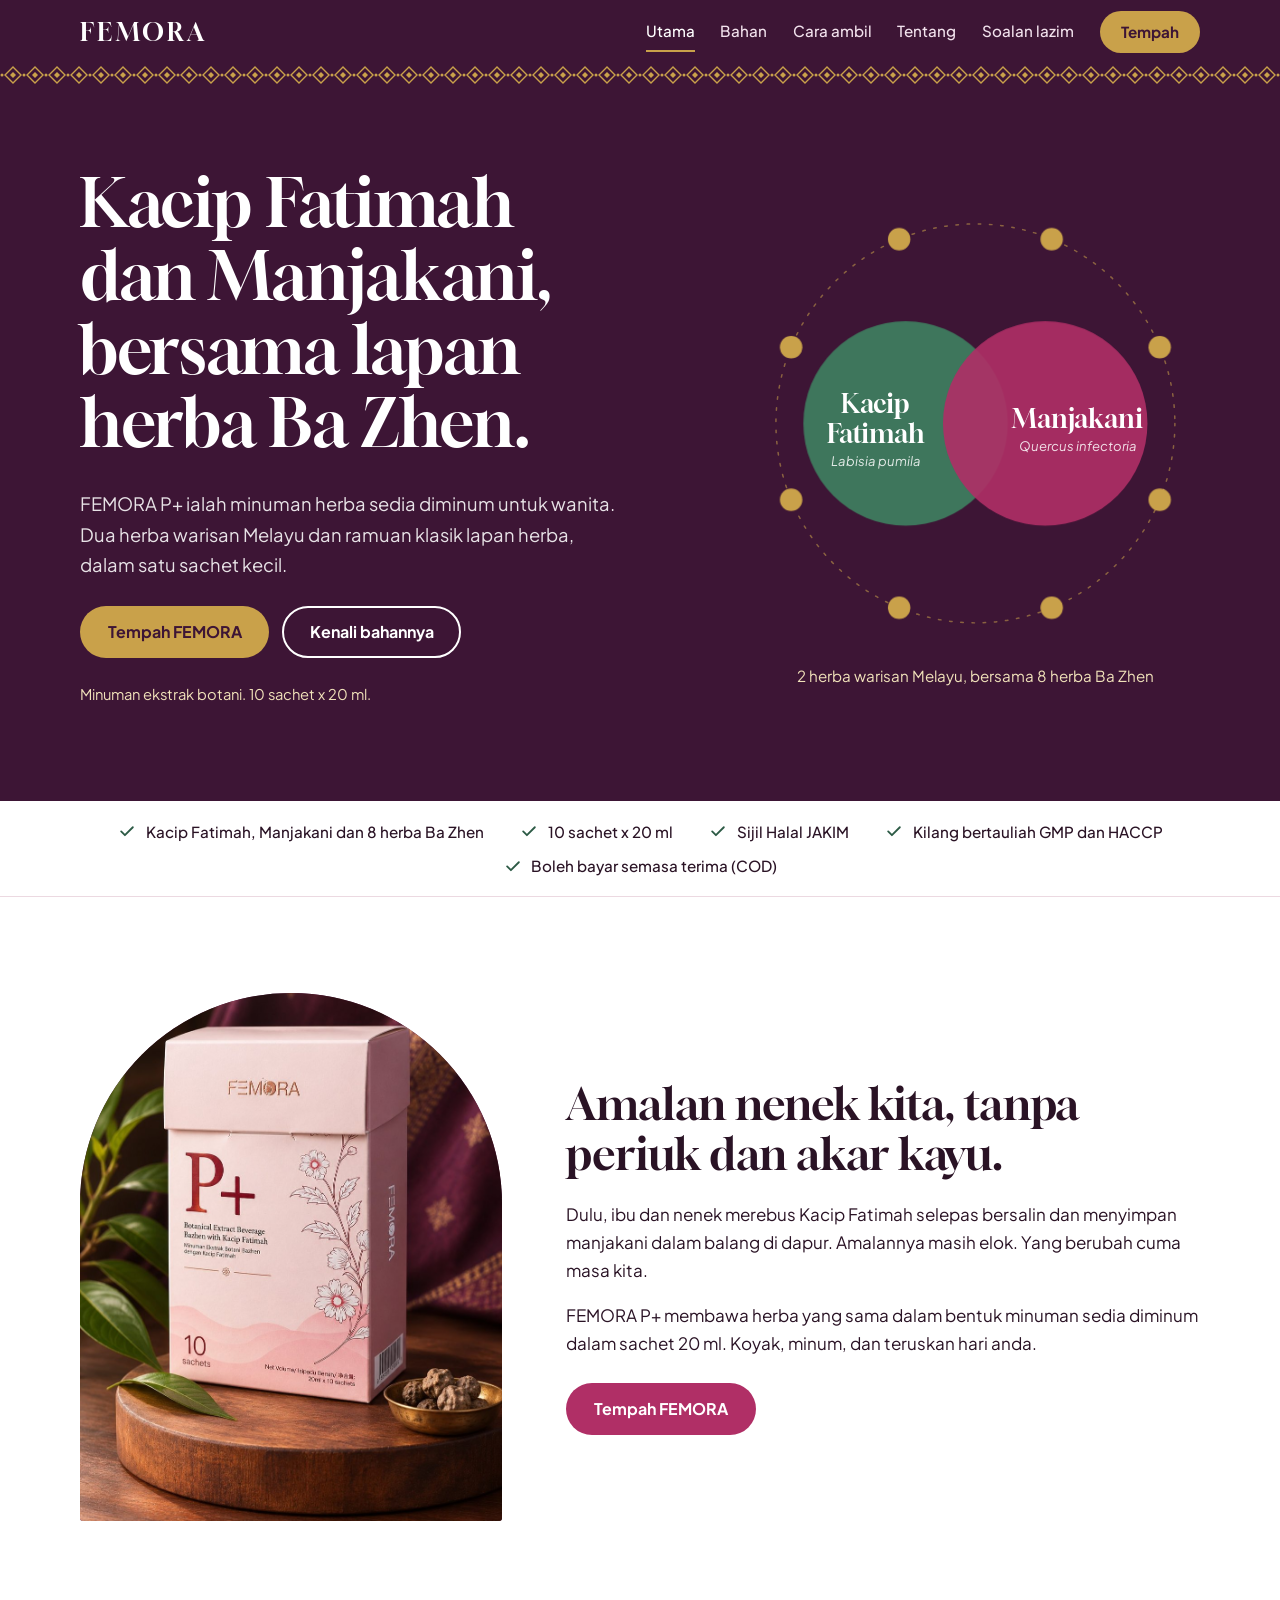
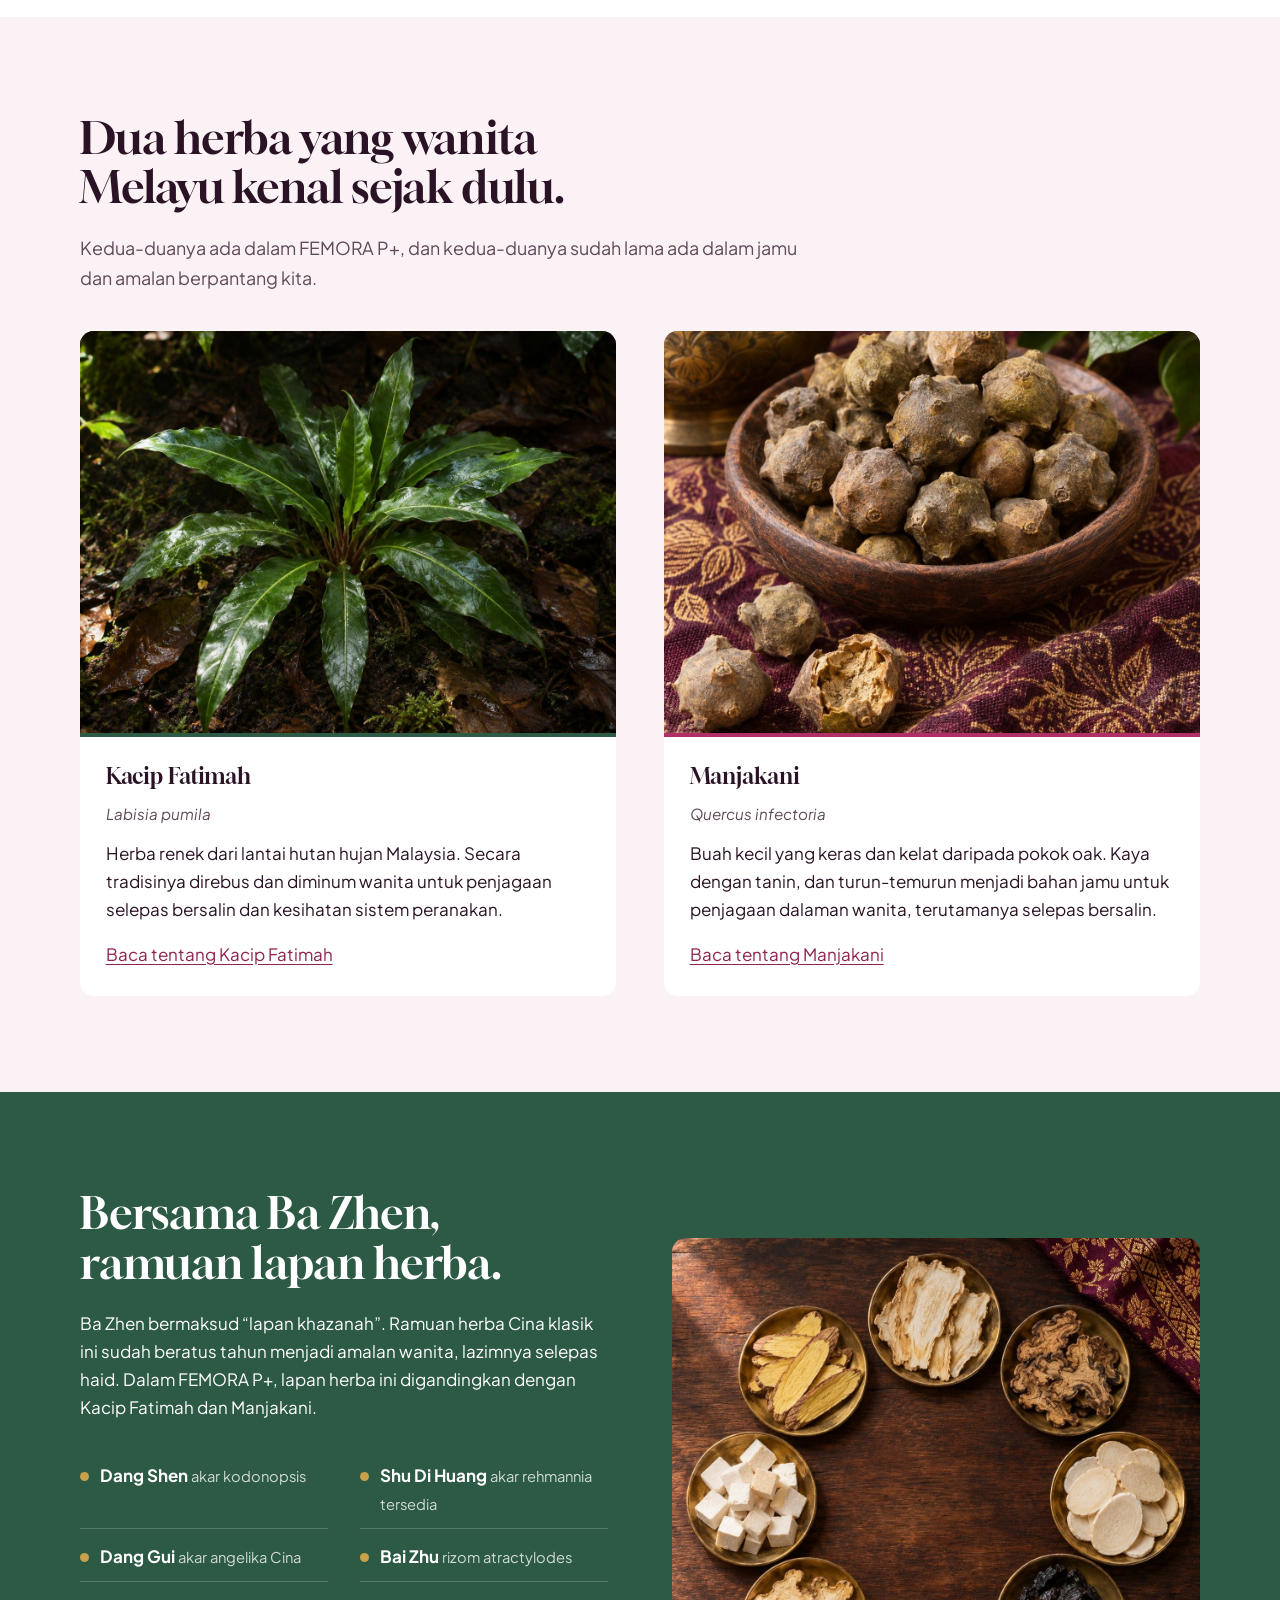
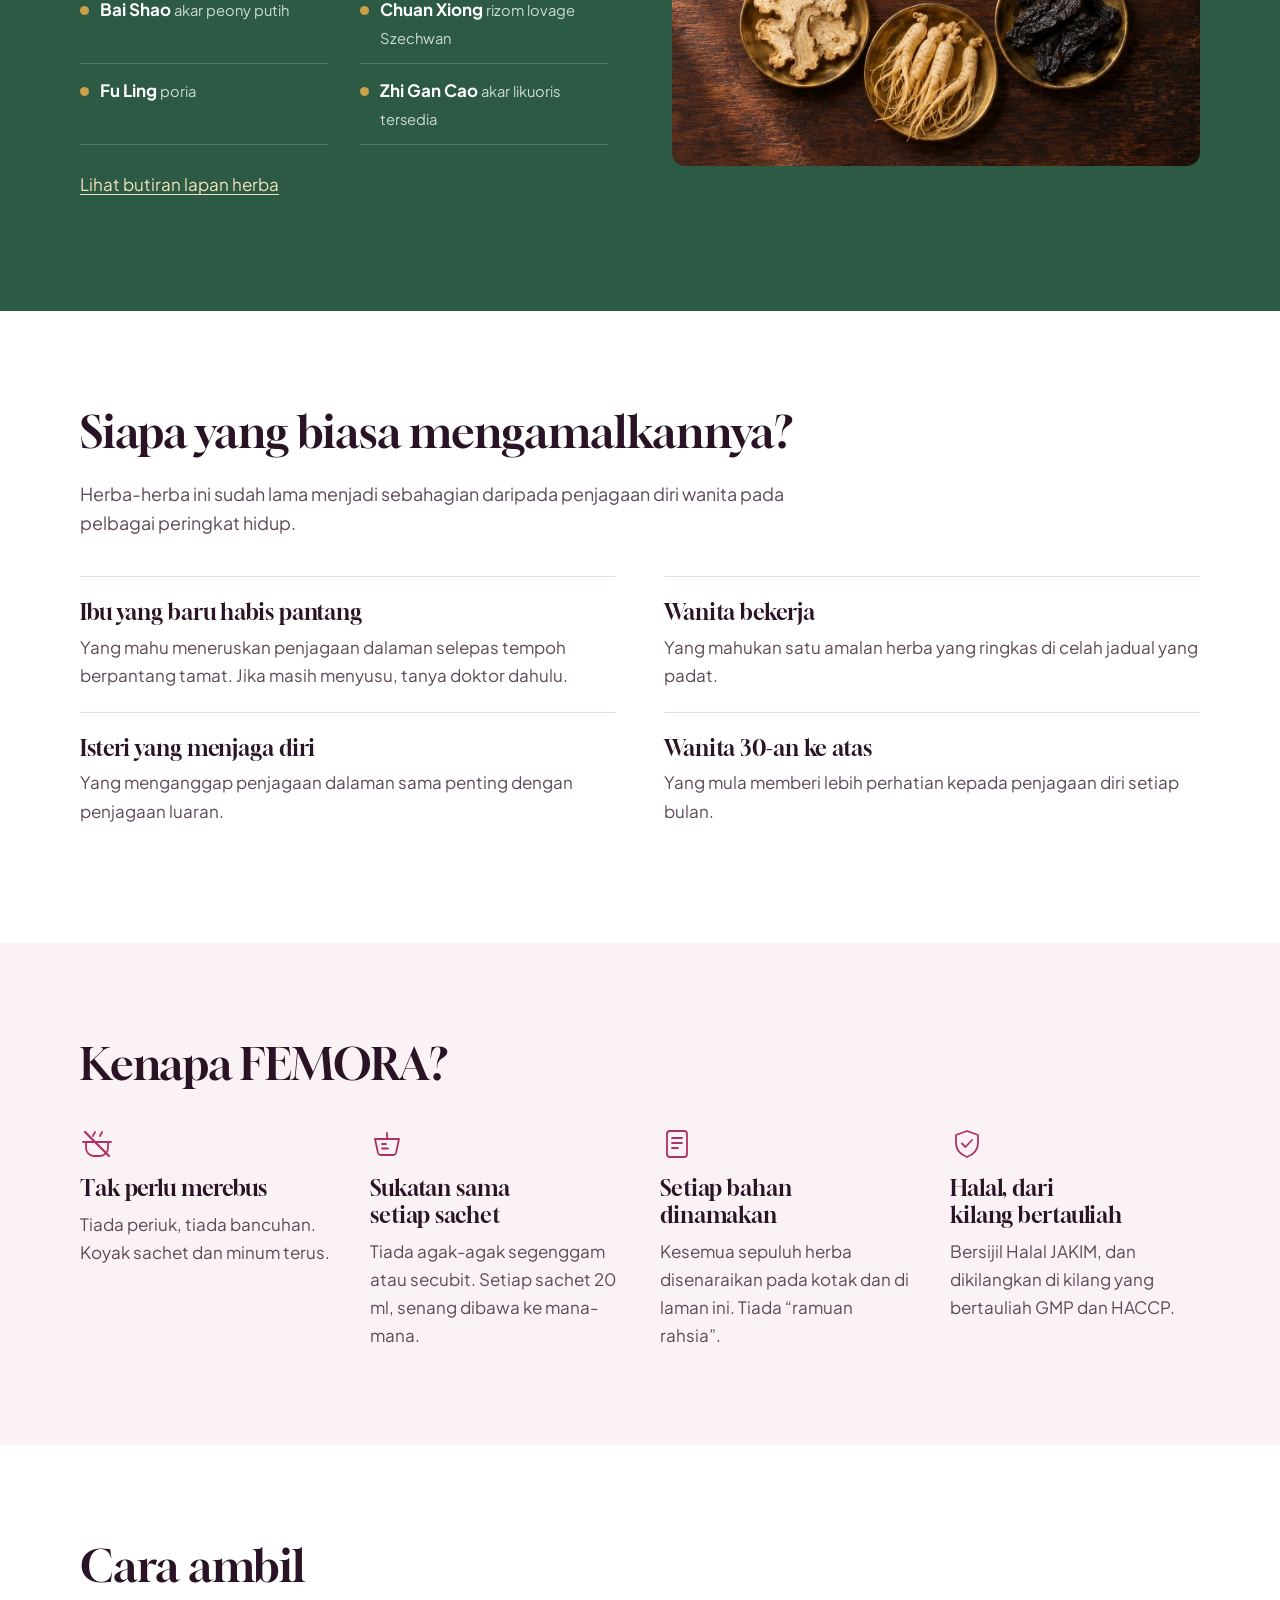
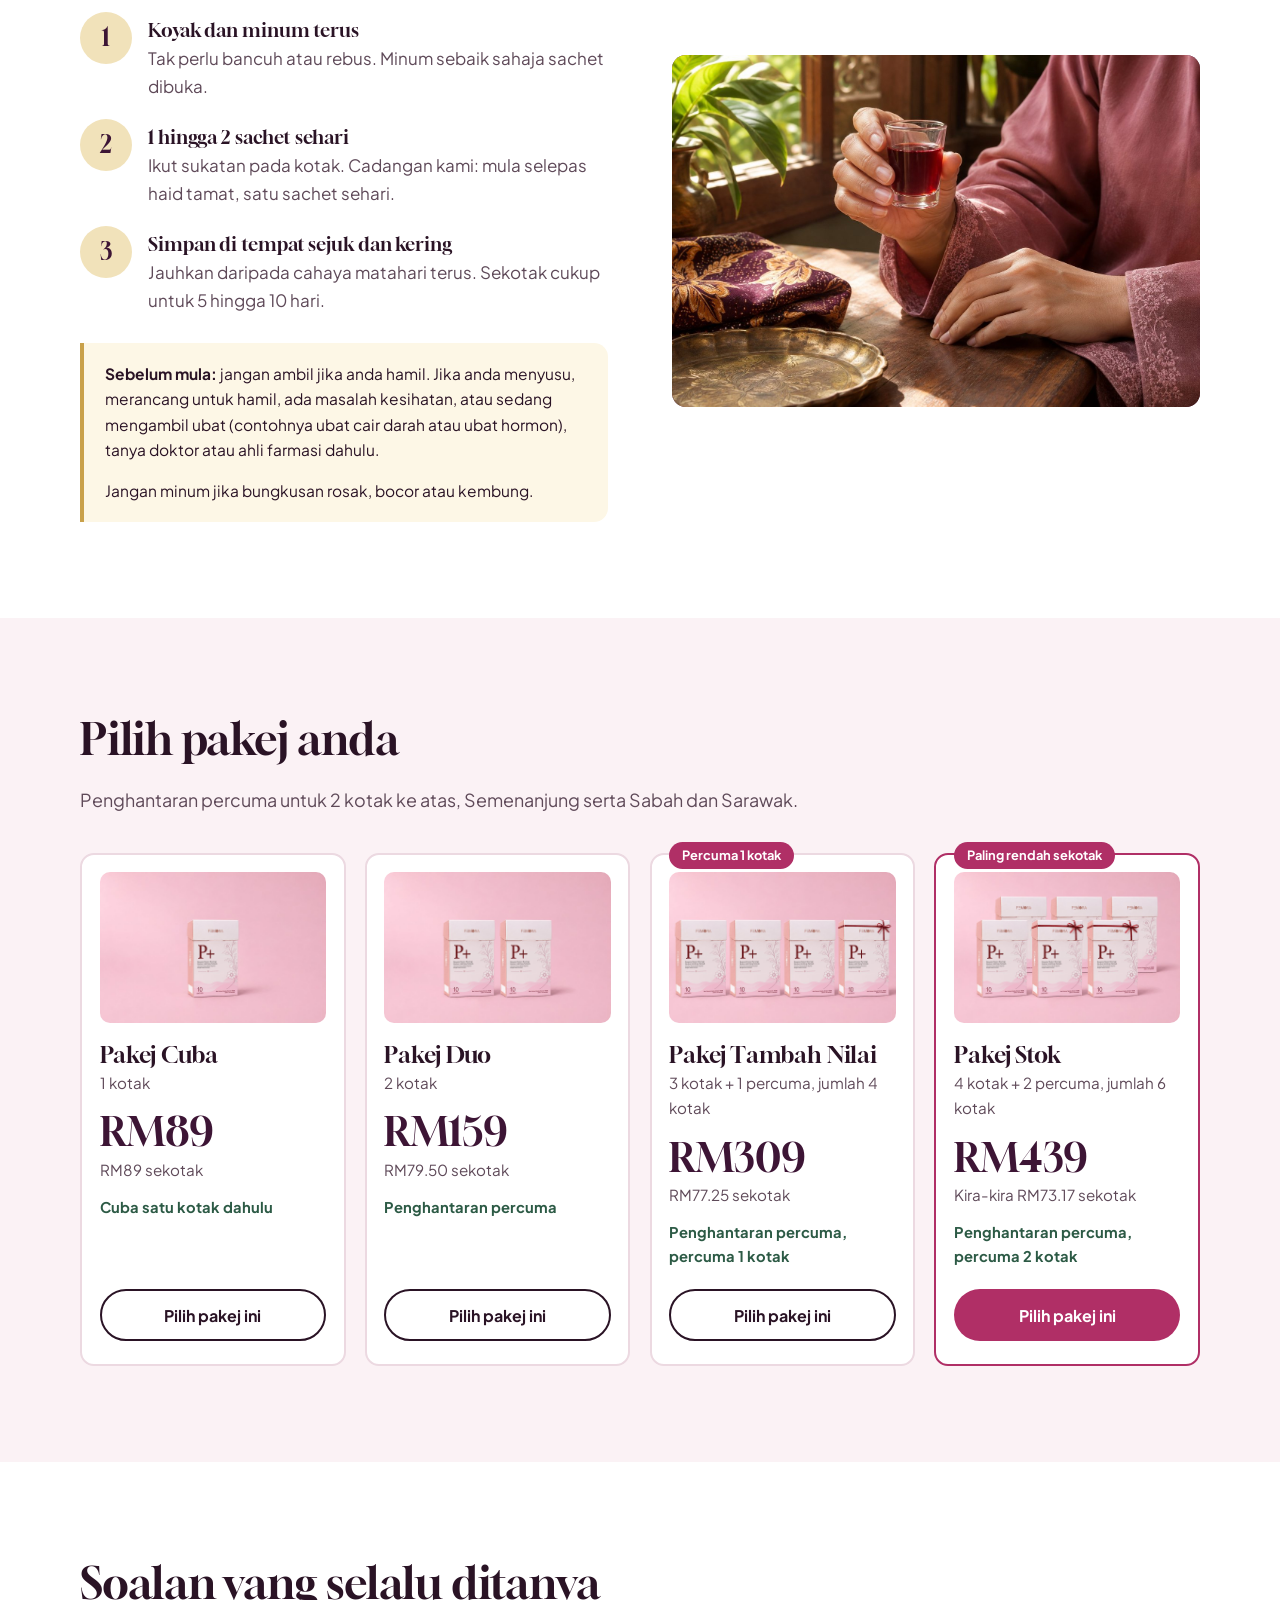
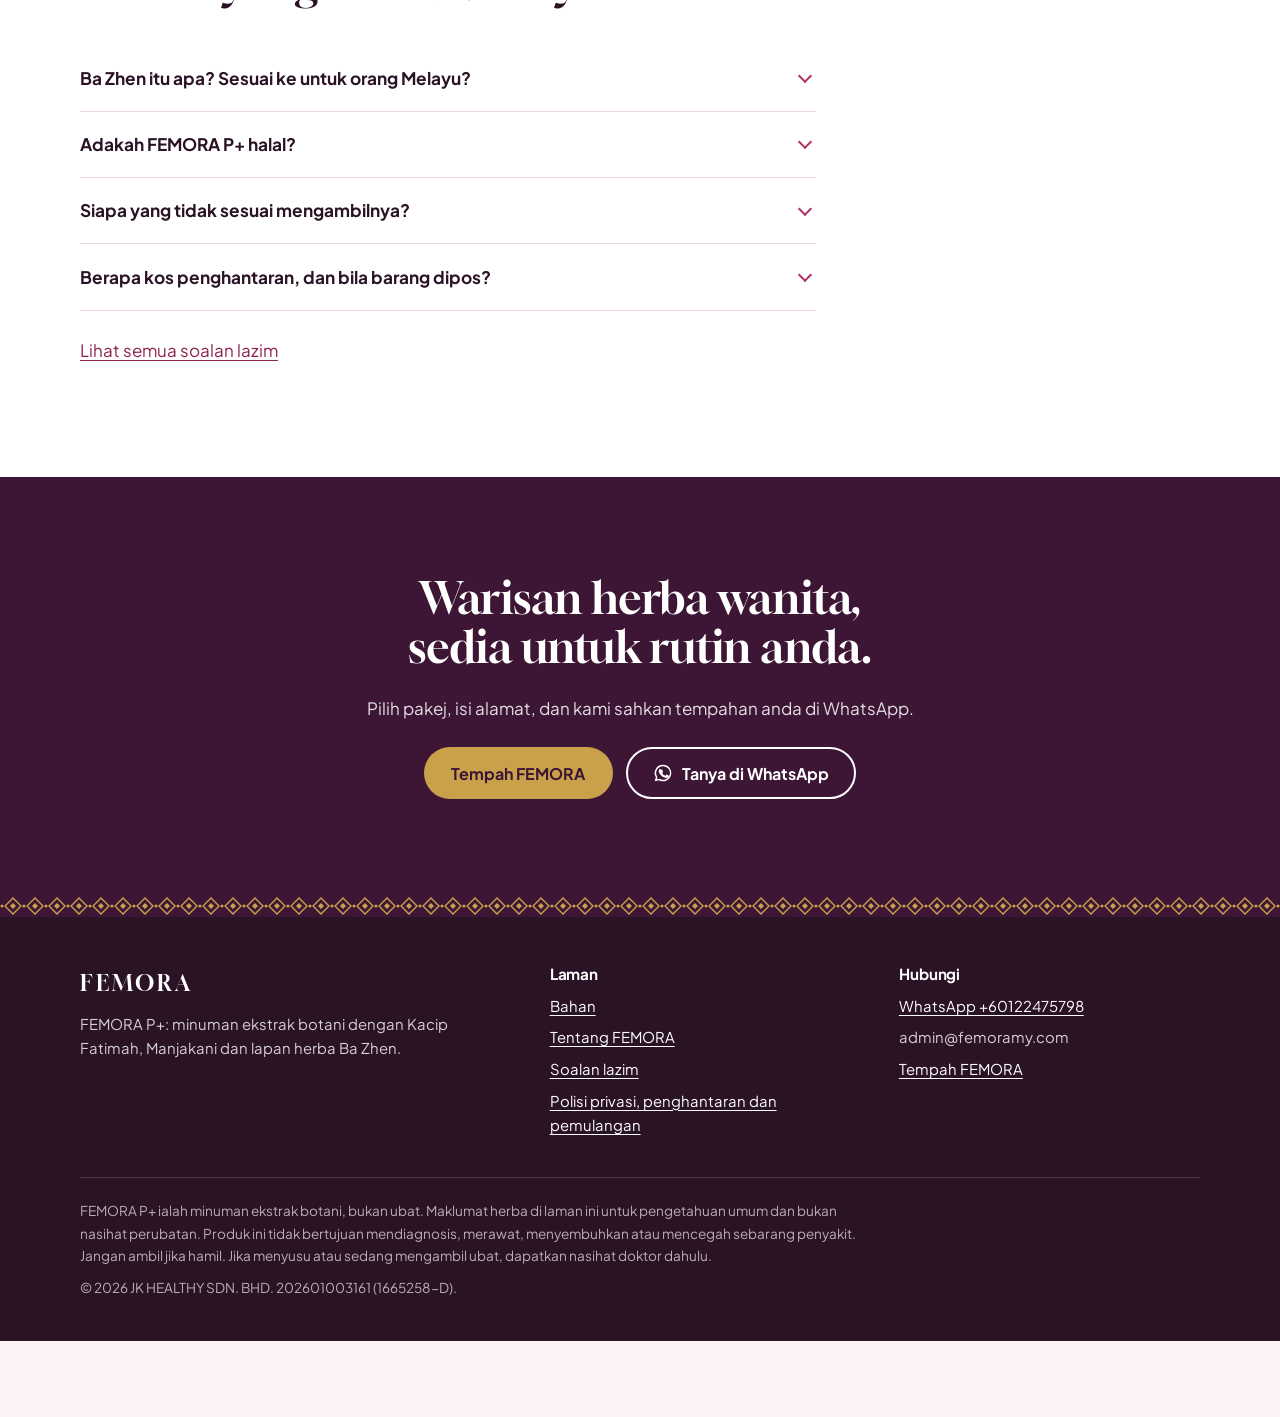
<file: index.html>
<!DOCTYPE html>
<html lang="ms">
<head>
<meta charset="utf-8">
<meta name="viewport" content="width=device-width, initial-scale=1">
<title>FEMORA P+ | Kacip Fatimah dan Manjakani, bersama lapan herba Ba Zhen</title>
<meta name="description" content="FEMORA P+ ialah minuman ekstrak botani sedia diminum dengan Kacip Fatimah, Manjakani dan lapan herba Ba Zhen. 10 sachet x 20 ml.">

<link rel="canonical" href="https://femora-my.com/">
<meta property="og:type" content="website">
<meta property="og:title" content="FEMORA P+ | Kacip Fatimah dan Manjakani, bersama lapan herba Ba Zhen">
<meta property="og:description" content="FEMORA P+ ialah minuman ekstrak botani sedia diminum dengan Kacip Fatimah, Manjakani dan lapan herba Ba Zhen. 10 sachet x 20 ml.">
<meta property="og:locale" content="ms_MY">
<meta property="og:image" content="https://femora-my.com/img/og-image.jpg">
<meta name="theme-color" content="#3d1535">
<link rel="icon" href="data:image/svg+xml,%3Csvg xmlns='http://www.w3.org/2000/svg' viewBox='0 0 64 64'%3E%3Crect width='64' height='64' rx='14' fill='%233d1535'/%3E%3Ccircle cx='25' cy='32' r='14' fill='%233f7d5f'/%3E%3Ccircle cx='39' cy='32' r='14' fill='%23b02f66' fill-opacity='.9'/%3E%3C/svg%3E">
<link rel="preconnect" href="https://fonts.googleapis.com">
<link rel="preconnect" href="https://fonts.gstatic.com" crossorigin>
<link href="https://fonts.googleapis.com/css2?family=Gloock&family=Plus+Jakarta+Sans:ital,wght@0,400;0,500;0,700;1,400&display=swap" rel="stylesheet">
<link rel="stylesheet" href="css/site.css?v=3dfa946d">

</head>
<body class="ada-bar">
<a class="langkau" href="#kandungan">Terus ke kandungan</a>

<header class="kepala">
  <div class="bekas kepala__dalam">
    <a class="jenama" href="index.html">FEMORA</a>
    <button class="nav-suis" type="button" aria-controls="nav" aria-expanded="false" aria-label="Buka menu"><svg viewBox="0 0 24 24" fill="none" stroke="currentColor" stroke-width="2" stroke-linecap="round" aria-hidden="true"><path d="M4 7h16M4 12h16M4 17h16"/></svg></button>
    <nav class="nav" id="nav" aria-label="Utama">
      <a href="index.html" aria-current="page">Utama</a><a href="bahan.html">Bahan</a><a href="index.html#cara-ambil">Cara ambil</a><a href="tentang.html">Tentang</a><a href="soalan-lazim.html">Soalan lazim</a>
      <a class="butang butang--emas" href="tempah.html">Tempah</a>
    </nav>
  </div>
</header>
<div class="songket" aria-hidden="true"></div>
<main id="kandungan">

<section class="hero">
  <div class="bekas hero__grid">
    <div>
      <h1>Kacip Fatimah dan Manjakani, bersama lapan herba Ba Zhen.</h1>
      <p class="hero__sub">FEMORA P+ ialah minuman herba sedia diminum untuk wanita. Dua herba warisan Melayu dan ramuan klasik lapan herba, dalam satu sachet kecil.</p>
      <div class="butang-baris">
        <a class="butang butang--emas" href="tempah.html">Tempah FEMORA</a>
        <a class="butang butang--garis" href="bahan.html">Kenali bahannya</a>
      </div>
      <p class="hero__tuntutan">Minuman ekstrak botani. 10 sachet x 20 ml.</p>
    </div>
    <div class="hero__rajah"><figure class="rajah rajah--hidup">
  <svg viewBox="0 0 360 360" role="img" aria-label="Rajah formula: Kacip Fatimah dan Manjakani, dikelilingi lapan herba Ba Zhen">
    <circle class="r-orbit" cx="180" cy="180" r="160"/>
    <circle class="r-titik" style="--i:0" cx="241.2" cy="32.2" r="9"/><circle class="r-titik" style="--i:1" cx="327.8" cy="118.8" r="9"/><circle class="r-titik" style="--i:2" cx="327.8" cy="241.2" r="9"/><circle class="r-titik" style="--i:3" cx="241.2" cy="327.8" r="9"/><circle class="r-titik" style="--i:4" cx="118.8" cy="327.8" r="9"/><circle class="r-titik" style="--i:5" cx="32.2" cy="241.2" r="9"/><circle class="r-titik" style="--i:6" cx="32.2" cy="118.8" r="9"/><circle class="r-titik" style="--i:7" cx="118.8" cy="32.2" r="9"/>
    <circle class="r-bulat" cx="124" cy="180" r="82" fill="#3f7d5f" fill-opacity=".94"/>
    <circle class="r-bulat r-bulat--2" cx="236" cy="180" r="82" fill="#b02f66" fill-opacity=".9"/>
    <text class="r-nama" x="100" y="172" text-anchor="middle">Kacip</text>
    <text class="r-nama" x="100" y="196" text-anchor="middle">Fatimah</text>
    <text class="r-latin" x="100" y="214" text-anchor="middle">Labisia pumila</text>
    <text class="r-nama" x="262" y="184" text-anchor="middle">Manjakani</text>
    <text class="r-latin" x="262" y="202" text-anchor="middle">Quercus infectoria</text>
  </svg>
  <figcaption>2 herba warisan Melayu, bersama 8 herba Ba Zhen</figcaption>
</figure></div>
  </div>
</section>
<div class="fakta"><div class="bekas"><ul><li><svg viewBox="0 0 24 24" fill="none" stroke="currentColor" stroke-width="2.2" stroke-linecap="round" stroke-linejoin="round" aria-hidden="true"><path d="M5 12.5l4.500 4.500L19 7.500"/></svg><span>Kacip Fatimah, Manjakani dan 8 herba Ba Zhen</span></li><li><svg viewBox="0 0 24 24" fill="none" stroke="currentColor" stroke-width="2.2" stroke-linecap="round" stroke-linejoin="round" aria-hidden="true"><path d="M5 12.5l4.500 4.500L19 7.500"/></svg><span>10 sachet x 20 ml</span></li><li><svg viewBox="0 0 24 24" fill="none" stroke="currentColor" stroke-width="2.2" stroke-linecap="round" stroke-linejoin="round" aria-hidden="true"><path d="M5 12.5l4.500 4.500L19 7.500"/></svg><span>Sijil Halal JAKIM</span></li><li><svg viewBox="0 0 24 24" fill="none" stroke="currentColor" stroke-width="2.2" stroke-linecap="round" stroke-linejoin="round" aria-hidden="true"><path d="M5 12.5l4.500 4.500L19 7.500"/></svg><span>Kilang bertauliah GMP dan HACCP</span></li><li><svg viewBox="0 0 24 24" fill="none" stroke="currentColor" stroke-width="2.2" stroke-linecap="round" stroke-linejoin="round" aria-hidden="true"><path d="M5 12.5l4.500 4.500L19 7.500"/></svg><span>Boleh bayar semasa terima (COD)</span></li></ul></div></div>

<section class="blok blok--putih">
  <div class="bekas dua dua--foto-kecil">
    <div class="foto foto--gerbang"><img src="img/produk.jpg" alt="Kotak FEMORA P+ bersama daun Kacip Fatimah dan buah manjakani" loading="lazy" onerror="this.remove()"></div>
    <div>
      <h2>Amalan nenek kita, tanpa periuk dan akar kayu.</h2>
      <p class="pendek">Dulu, ibu dan nenek merebus Kacip Fatimah selepas bersalin dan menyimpan manjakani dalam balang di dapur. Amalannya masih elok. Yang berubah cuma masa kita.</p>
      <p class="pendek">FEMORA P+ membawa herba yang sama dalam bentuk minuman sedia diminum dalam sachet 20 ml. Koyak, minum, dan teruskan hari anda.</p>
      <div class="butang-baris"><a class="butang butang--utama" href="tempah.html">Tempah FEMORA</a></div>
    </div>
  </div>
</section>

<section class="blok blok--kelopak">
  <div class="bekas">
    <div class="blok__kepala">
      <h2>Dua herba yang wanita Melayu kenal sejak dulu.</h2>
      <p>Kedua-duanya ada dalam FEMORA P+, dan kedua-duanya sudah lama ada dalam jamu dan amalan berpantang kita.</p>
    </div>
    <div class="herba">
      <article class="herba__kad">
        <div class="foto"><img src="img/kacip-fatimah.jpg" alt="Pokok Kacip Fatimah dengan daun hijau gelap di lantai hutan" loading="lazy" onerror="this.remove()"></div>
        <div class="herba__isi">
          <h3>Kacip Fatimah</h3>
          <p class="herba__latin">Labisia pumila</p>
          <p>Herba renek dari lantai hutan hujan Malaysia. Secara tradisinya direbus dan diminum wanita untuk penjagaan selepas bersalin dan kesihatan sistem peranakan.</p>
          <p><a href="bahan.html#kacip-fatimah">Baca tentang Kacip Fatimah</a></p>
        </div>
      </article>
      <article class="herba__kad herba__kad--manjakani">
        <div class="foto"><img src="img/manjakani.jpg" alt="Buah manjakani kering berwarna coklat dalam mangkuk kayu" loading="lazy" onerror="this.remove()"></div>
        <div class="herba__isi">
          <h3>Manjakani</h3>
          <p class="herba__latin">Quercus infectoria</p>
          <p>Buah kecil yang keras dan kelat daripada pokok oak. Kaya dengan tanin, dan turun-temurun menjadi bahan jamu untuk penjagaan dalaman wanita, terutamanya selepas bersalin.</p>
          <p><a href="bahan.html#manjakani">Baca tentang Manjakani</a></p>
        </div>
      </article>
    </div>
  </div>
</section>

<section class="blok blok--daun">
  <div class="bekas dua">
    <div>
      <h2>Bersama Ba Zhen, ramuan lapan herba.</h2>
      <p class="pendek">Ba Zhen bermaksud “lapan khazanah”. Ramuan herba Cina klasik ini sudah beratus tahun menjadi amalan wanita, lazimnya selepas haid. Dalam FEMORA P+, lapan herba ini digandingkan dengan Kacip Fatimah dan Manjakani.</p>
      <ul class="lapan"><li><div><b>Dang Shen</b> <span>akar kodonopsis</span></div></li><li><div><b>Shu Di Huang</b> <span>akar rehmannia tersedia</span></div></li><li><div><b>Dang Gui</b> <span>akar angelika Cina</span></div></li><li><div><b>Bai Zhu</b> <span>rizom atractylodes</span></div></li><li><div><b>Bai Shao</b> <span>akar peony putih</span></div></li><li><div><b>Chuan Xiong</b> <span>rizom lovage Szechwan</span></div></li><li><div><b>Fu Ling</b> <span>poria</span></div></li><li><div><b>Zhi Gan Cao</b> <span>akar likuoris tersedia</span></div></li></ul>
      <p style="margin-top:1.6rem"><a href="bahan.html#ba-zhen">Lihat butiran lapan herba</a></p>
    </div>
    <div class="foto foto--petak"><img src="img/ba-zhen.jpg" alt="Lapan jenis herba kering Ba Zhen disusun dalam piring kecil" loading="lazy" onerror="this.remove()"></div>
  </div>
</section>

<section class="blok blok--putih">
  <div class="bekas">
    <div class="blok__kepala">
      <h2>Siapa yang biasa mengamalkannya?</h2>
      <p>Herba-herba ini sudah lama menjadi sebahagian daripada penjagaan diri wanita pada pelbagai peringkat hidup.</p>
    </div>
    <ul class="siapa">
      <li><h3>Ibu yang baru habis pantang</h3><p>Yang mahu meneruskan penjagaan dalaman selepas tempoh berpantang tamat. Jika masih menyusu, tanya doktor dahulu.</p></li>
      <li><h3>Wanita bekerja</h3><p>Yang mahukan satu amalan herba yang ringkas di celah jadual yang padat.</p></li>
      <li><h3>Isteri yang menjaga diri</h3><p>Yang menganggap penjagaan dalaman sama penting dengan penjagaan luaran.</p></li>
      <li><h3>Wanita 30-an ke atas</h3><p>Yang mula memberi lebih perhatian kepada penjagaan diri setiap bulan.</p></li>
    </ul>
  </div>
</section>

<section class="blok blok--kelopak">
  <div class="bekas">
    <div class="blok__kepala"><h2>Kenapa FEMORA?</h2></div>
    <div class="sebab"><div><svg viewBox="0 0 34 34" fill="none" stroke="currentColor" stroke-width="1.8" stroke-linecap="round" stroke-linejoin="round" aria-hidden="true"><path d="M6 15h22v6a8 8 0 0 1-8 8h-6a8 8 0 0 1-8-8z"/><path d="M3 15h28M13 9c0-2 2-2 2-4M20 9c0-2 2-2 2-4"/><path d="M5 5l24 24" stroke-width="2.2"/></svg><h3>Tak perlu merebus</h3><p>Tiada periuk, tiada bancuhan. Koyak sachet dan minum terus.</p></div><div><svg viewBox="0 0 34 34" fill="none" stroke="currentColor" stroke-width="1.8" stroke-linecap="round" stroke-linejoin="round" aria-hidden="true"><path d="M5 12h24l-3 14a3 3 0 0 1-3 2H11a3 3 0 0 1-3-2z"/><path d="M12 17h4M12 21.500h6M17 12V6"/></svg><h3>Sukatan sama setiap sachet</h3><p>Tiada agak-agak segenggam atau secubit. Setiap sachet 20 ml, senang dibawa ke mana-mana.</p></div><div><svg viewBox="0 0 34 34" fill="none" stroke="currentColor" stroke-width="1.8" stroke-linecap="round" stroke-linejoin="round" aria-hidden="true"><rect x="7" y="4" width="20" height="26" rx="3"/><path d="M12 11h10M12 16h10M12 21h6"/></svg><h3>Setiap bahan dinamakan</h3><p>Kesemua sepuluh herba disenaraikan pada kotak dan di laman ini. Tiada “ramuan rahsia”.</p></div><div><svg viewBox="0 0 34 34" fill="none" stroke="currentColor" stroke-width="1.8" stroke-linecap="round" stroke-linejoin="round" aria-hidden="true"><path d="M17 4l11 4v8c0 7-4.500 11.500-11 14C10.500 27.500 6 23 6 16V8z"/><path d="M12 16.500l3.500 3.500 6.500-7"/></svg><h3>Halal, dari kilang bertauliah</h3><p>Bersijil Halal JAKIM, dan dikilangkan di kilang yang bertauliah GMP dan HACCP.</p></div></div>
  </div>
</section>

<section class="blok blok--putih" id="cara-ambil">
  <div class="bekas dua">
    <div>
      <h2>Cara ambil</h2>
      <ol class="langkah"><li><div><h3>Koyak dan minum terus</h3><p>Tak perlu bancuh atau rebus. Minum sebaik sahaja sachet dibuka.</p></div></li><li><div><h3>1 hingga 2 sachet sehari</h3><p>Ikut sukatan pada kotak. Cadangan kami: mula selepas haid tamat, satu sachet sehari.</p></div></li><li><div><h3>Simpan di tempat sejuk dan kering</h3><p>Jauhkan daripada cahaya matahari terus. Sekotak cukup untuk 5 hingga 10 hari.</p></div></li></ol>
      <div style="margin-top:1.8rem"><div class="amaran">
  <p><b>Sebelum mula:</b> jangan ambil jika anda hamil. Jika anda menyusu, merancang untuk hamil, ada masalah kesihatan,
  atau sedang mengambil ubat (contohnya ubat cair darah atau ubat hormon), tanya doktor atau ahli farmasi dahulu.</p>
  <p>Jangan minum jika bungkusan rosak, bocor atau kembung.</p>
</div></div>
    </div>
    <div class="foto foto--lebar"><img src="img/cara-ambil.jpg" alt="Wanita berbaju kurung memegang segelas kecil minuman herba" loading="lazy" onerror="this.remove()"></div>
  </div>
</section>



<section class="blok blok--kelopak" id="pakej">
  <div class="bekas">
    <div class="blok__kepala">
      <h2>Pilih pakej anda</h2>
      <p>Penghantaran percuma untuk 2 kotak ke atas, Semenanjung serta Sabah dan Sarawak.</p>
    </div>
    <div class="pakej"><div class="pakej__kad">
  
  <img class="pakej__gambar" src="img/pakej-1.jpg" alt="Satu kotak FEMORA P+" width="960" height="640" loading="lazy">
  <h3 class="pakej__nama">Pakej Cuba</h3>
  <p class="pakej__label">1 kotak</p>
  <p class="pakej__harga">RM89</p>
  <p class="pakej__asal">RM89 sekotak</p>
  <p class="pakej__nota">Cuba satu kotak dahulu</p>
  <a class="butang butang--garis" href="tempah.html#pakej-1" aria-label="Pilih Pakej Cuba">Pilih pakej ini</a>
</div><div class="pakej__kad">
  
  <img class="pakej__gambar" src="img/pakej-2.jpg" alt="Dua kotak FEMORA P+" width="960" height="640" loading="lazy">
  <h3 class="pakej__nama">Pakej Duo</h3>
  <p class="pakej__label">2 kotak</p>
  <p class="pakej__harga">RM159</p>
  <p class="pakej__asal">RM79.50 sekotak</p>
  <p class="pakej__nota">Penghantaran percuma</p>
  <a class="butang butang--garis" href="tempah.html#pakej-2" aria-label="Pilih Pakej Duo">Pilih pakej ini</a>
</div><div class="pakej__kad">
  <span class="pakej__lencana">Percuma 1 kotak</span>
  <img class="pakej__gambar" src="img/pakej-4.jpg" alt="Empat kotak FEMORA P+, satu berikat reben" width="960" height="640" loading="lazy">
  <h3 class="pakej__nama">Pakej Tambah Nilai</h3>
  <p class="pakej__label">3 kotak + 1 percuma, jumlah 4 kotak</p>
  <p class="pakej__harga">RM309</p>
  <p class="pakej__asal">RM77.25 sekotak</p>
  <p class="pakej__nota">Penghantaran percuma, percuma 1 kotak</p>
  <a class="butang butang--garis" href="tempah.html#pakej-3" aria-label="Pilih Pakej Tambah Nilai">Pilih pakej ini</a>
</div><div class="pakej__kad pakej__kad--pilihan">
  <span class="pakej__lencana">Paling rendah sekotak</span>
  <img class="pakej__gambar" src="img/pakej-6.jpg" alt="Enam kotak FEMORA P+, dua berikat reben" width="960" height="640" loading="lazy">
  <h3 class="pakej__nama">Pakej Stok</h3>
  <p class="pakej__label">4 kotak + 2 percuma, jumlah 6 kotak</p>
  <p class="pakej__harga">RM439</p>
  <p class="pakej__asal">Kira-kira RM73.17 sekotak</p>
  <p class="pakej__nota">Penghantaran percuma, percuma 2 kotak</p>
  <a class="butang butang--utama" href="tempah.html#pakej-4" aria-label="Pilih Pakej Stok">Pilih pakej ini</a>
</div></div>
  </div>
</section>

<section class="blok blok--putih">
  <div class="bekas">
    <div class="blok__kepala"><h2>Soalan yang selalu ditanya</h2></div>
    <div class="soalan"><details><summary>Ba Zhen itu apa? Sesuai ke untuk orang Melayu?</summary><div class="jawapan"><p>Ba Zhen bermaksud “lapan khazanah”. Ia ramuan herba Cina klasik yang sudah digunakan beratus tahun, terutamanya oleh wanita. Dalam resipi klasik, kesemua lapan bahannya berasal daripada tumbuhan dan kulat, tanpa bahan haiwan.</p><p>Ramai wanita Melayu sudah biasa dengan herba Cina seperti dang gui dalam sup herba. Ba Zhen ialah gabungan lapan herba seumpama itu dalam satu resipi.</p></div></details><details><summary>Adakah FEMORA P+ halal?</summary><div class="jawapan"><p>Ya. Sijil Halal JAKIM. Sijil Pengesahan Halal Malaysia dikeluarkan untuk produk ini kepada pengilangnya, Nutrifood International Sdn Bhd, dan sah hingga 15 September 2028.</p></div></details><details><summary>Siapa yang tidak sesuai mengambilnya?</summary><div class="jawapan"><p>Jangan ambil jika anda hamil. Dapatkan nasihat doktor atau ahli farmasi dahulu jika anda:</p><ul><li>sedang menyusu atau merancang untuk hamil;</li><li>mengambil ubat cair darah, ubat hormon atau ubat tetap yang lain;</li><li>ada masalah kesihatan atau bakal menjalani pembedahan;</li><li>berumur bawah 18 tahun.</li></ul></div></details><details><summary>Berapa kos penghantaran, dan bila barang dipos?</summary><div class="jawapan"><p>Semenanjung: RM6.50. Sabah dan Sarawak: RM13.00. Penghantaran percuma untuk 2 kotak ke atas, Semenanjung serta Sabah dan Sarawak.</p><p>Tempahan dipos dalam masa 24 jam selepas bayaran atau tempahan COD disahkan.</p></div></details></div>
    <p style="margin-top:1.6rem"><a href="soalan-lazim.html">Lihat semua soalan lazim</a></p>
  </div>
</section>

<section class="blok blok--gelap seru">
  <div class="bekas">
    <h2>Warisan herba wanita, sedia untuk rutin anda.</h2>
    <p>Pilih pakej, isi alamat, dan kami sahkan tempahan anda di WhatsApp.</p>
    <div class="butang-baris">
      <a class="butang butang--emas" href="tempah.html">Tempah FEMORA</a>
      <a class="butang butang--garis" href="https://wa.me/60122475798?text=Salam%2C%20saya%20nak%20tahu%20lebih%20lanjut%20tentang%20FEMORA." target="_blank" rel="noopener"><svg viewBox="0 0 24 24" fill="currentColor" aria-hidden="true"><path d="M12 2a10 10 0 0 0-8.6 15.1L2 22l5-1.3A10 10 0 1 0 12 2zm0 1.8a8.2 8.2 0 1 1-4.2 15.2l-.3-.2-3 .8.8-2.9-.2-.3A8.2 8.2 0 0 1 12 3.8zM8.6 7.3c-.2 0-.5 0-.7.3-.3.3-1 .9-1 2.300s1 2.700 1.200 2.900c.1.2 2 3.200 5 4.400 2.500 1 3 .8 3.500.700.500 0 1.700-.700 2-1.400.200-.700.200-1.300.100-1.400l-.500-.300-1.700-.900c-.200 0-.400-.100-.600.200l-.800 1c-.100.200-.300.200-.500.100a6.700 6.700 0 0 1-2-1.200 7.400 7.400 0 0 1-1.400-1.700c-.100-.300 0-.400.100-.500l.400-.500.300-.400v-.500l-.800-1.900c-.200-.500-.400-.400-.600-.400z"/></svg>Tanya di WhatsApp</a>
    </div>
  </div>
</section>

</main>
<div class="songket" aria-hidden="true"></div>
<footer class="kaki">
  <div class="bekas">
    <div class="kaki__grid">
      <div>
        <a class="jenama" href="index.html">FEMORA</a>
        <p>FEMORA P+: minuman ekstrak botani dengan Kacip Fatimah, Manjakani dan lapan herba Ba Zhen.</p>
      </div>
      <div>
        <h2>Laman</h2>
        <ul>
          <li><a href="bahan.html">Bahan</a></li>
          <li><a href="tentang.html">Tentang FEMORA</a></li>
          <li><a href="soalan-lazim.html">Soalan lazim</a></li>
          <li><a href="polisi.html">Polisi privasi, penghantaran dan pemulangan</a></li>
        </ul>
      </div>
      <div>
        <h2>Hubungi</h2>
        <ul>
          <li><a href="https://wa.me/60122475798?text=Salam%2C%20saya%20nak%20tahu%20lebih%20lanjut%20tentang%20FEMORA." target="_blank" rel="noopener">WhatsApp +60122475798</a></li>
          <li>admin@femoramy.com</li>
          <li><a href="tempah.html">Tempah FEMORA</a></li>
        </ul>
      </div>
    </div>
    <div class="kaki__penafian">
      <p>FEMORA P+ ialah minuman ekstrak botani, bukan ubat. Maklumat herba di laman ini untuk pengetahuan umum dan bukan nasihat perubatan.
      Produk ini tidak bertujuan mendiagnosis, merawat, menyembuhkan atau mencegah sebarang penyakit.
      Jangan ambil jika hamil. Jika menyusu atau sedang mengambil ubat, dapatkan nasihat doktor dahulu.</p>
      <p>&copy; 2026 JK HEALTHY SDN. BHD. 202601003161 (1665258-D).</p>
    </div>
  </div>
</footer>
<div class="bar-tempah"><a class="butang butang--utama" href="tempah.html">Tempah FEMORA</a></div>
<script src="js/site.js?v=866c81fa" defer></script>
</body>
</html>
</file>
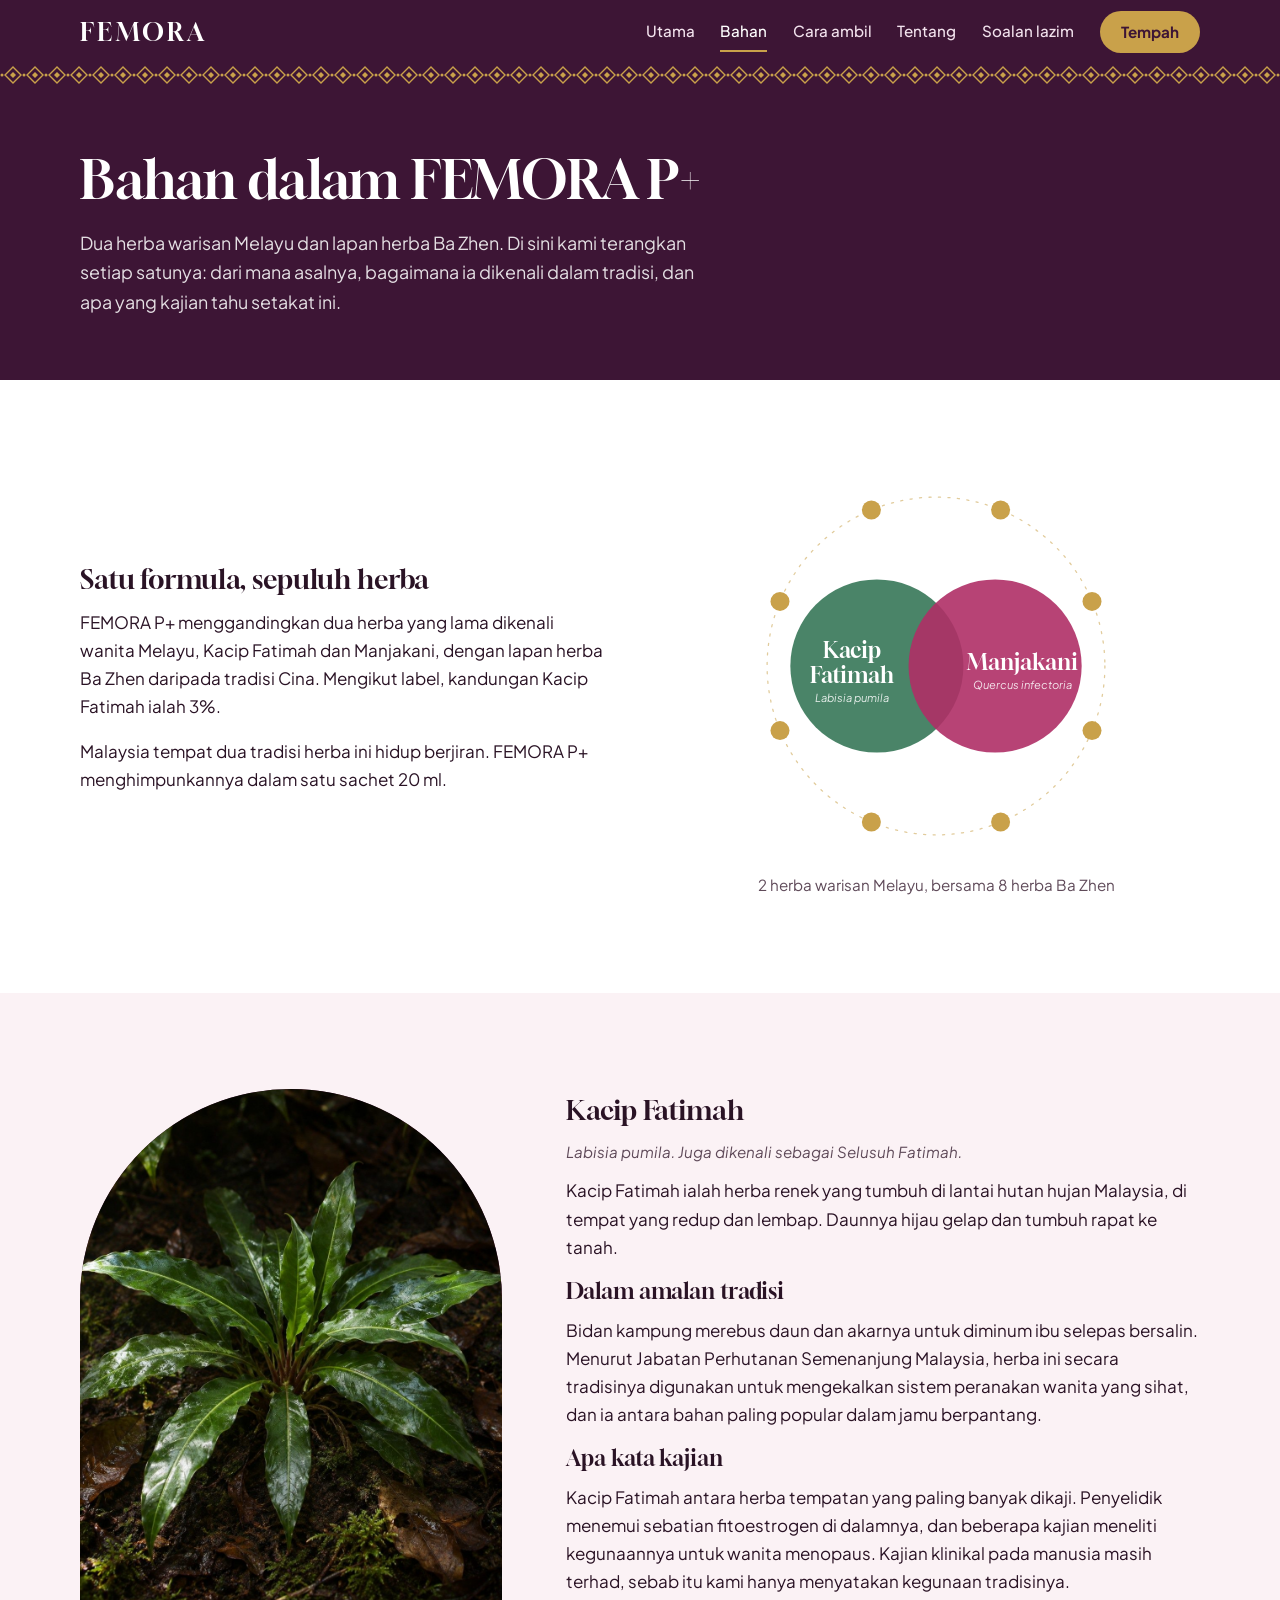
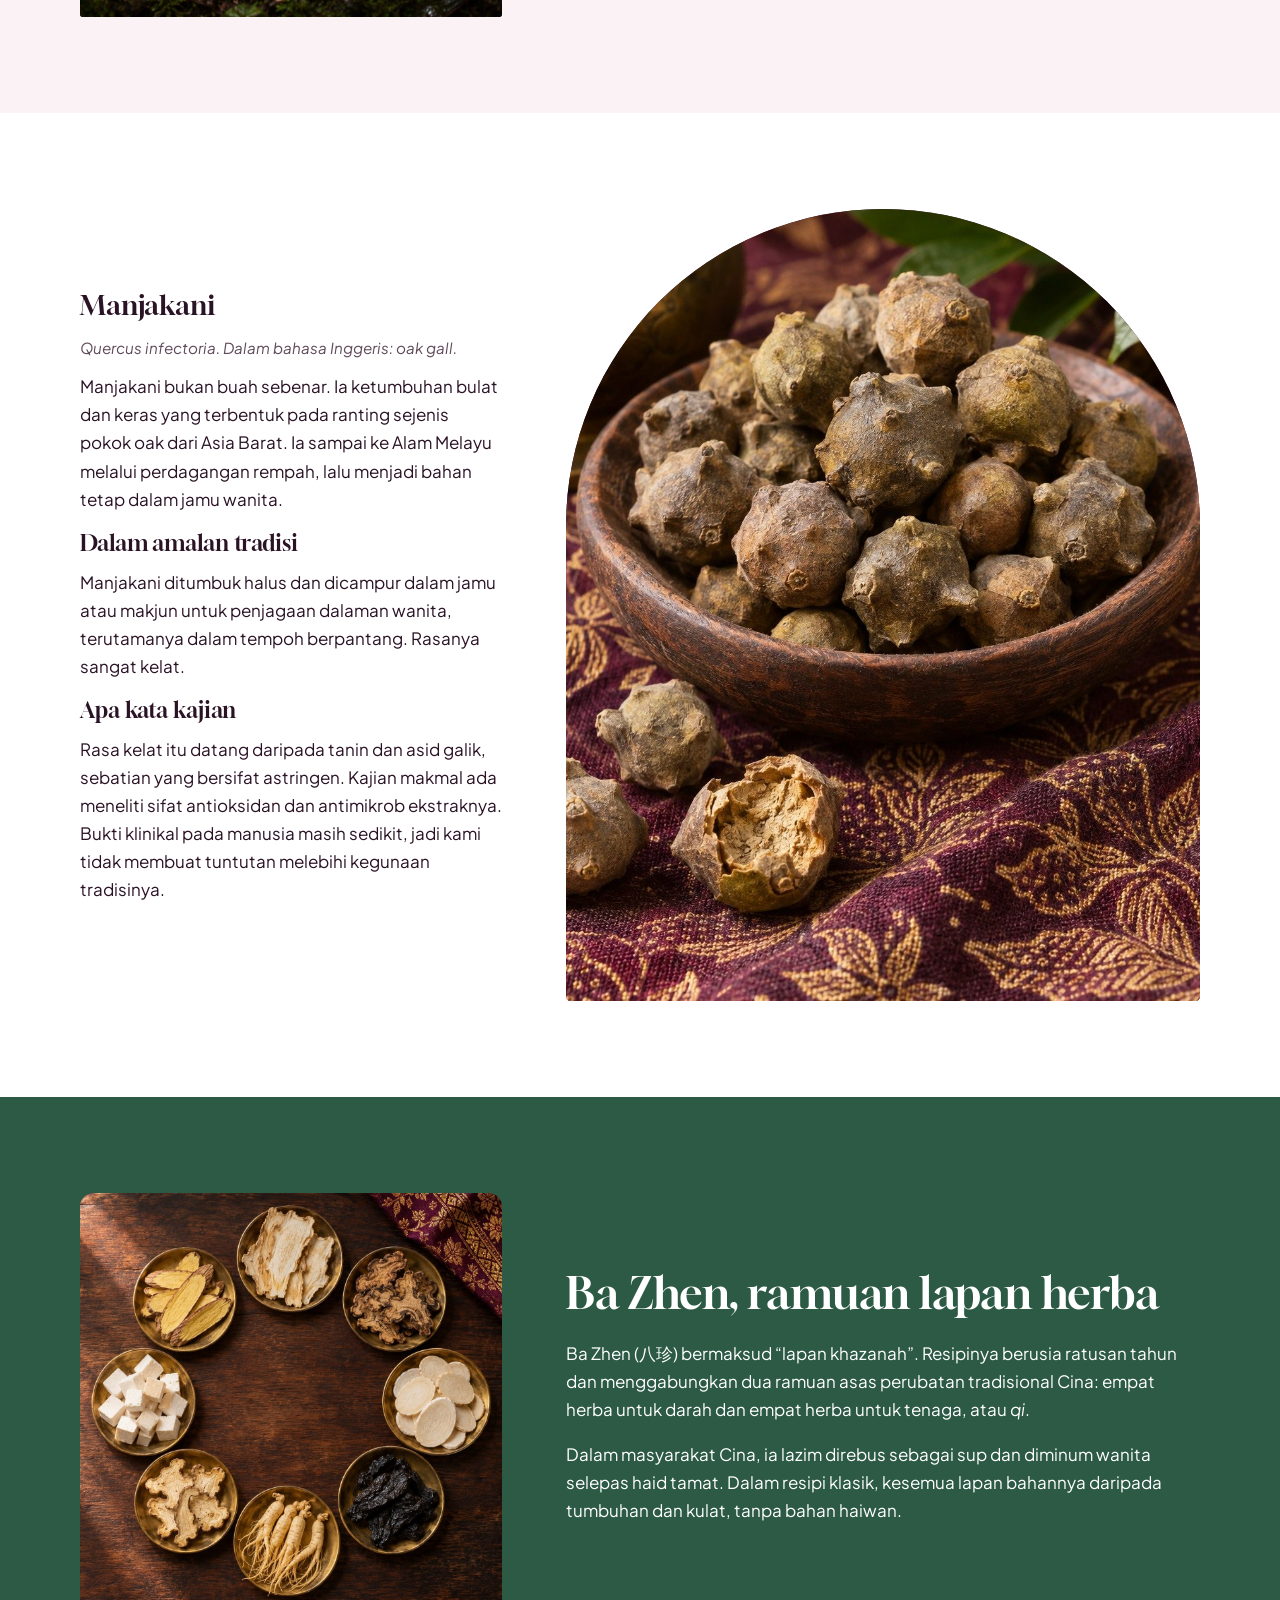
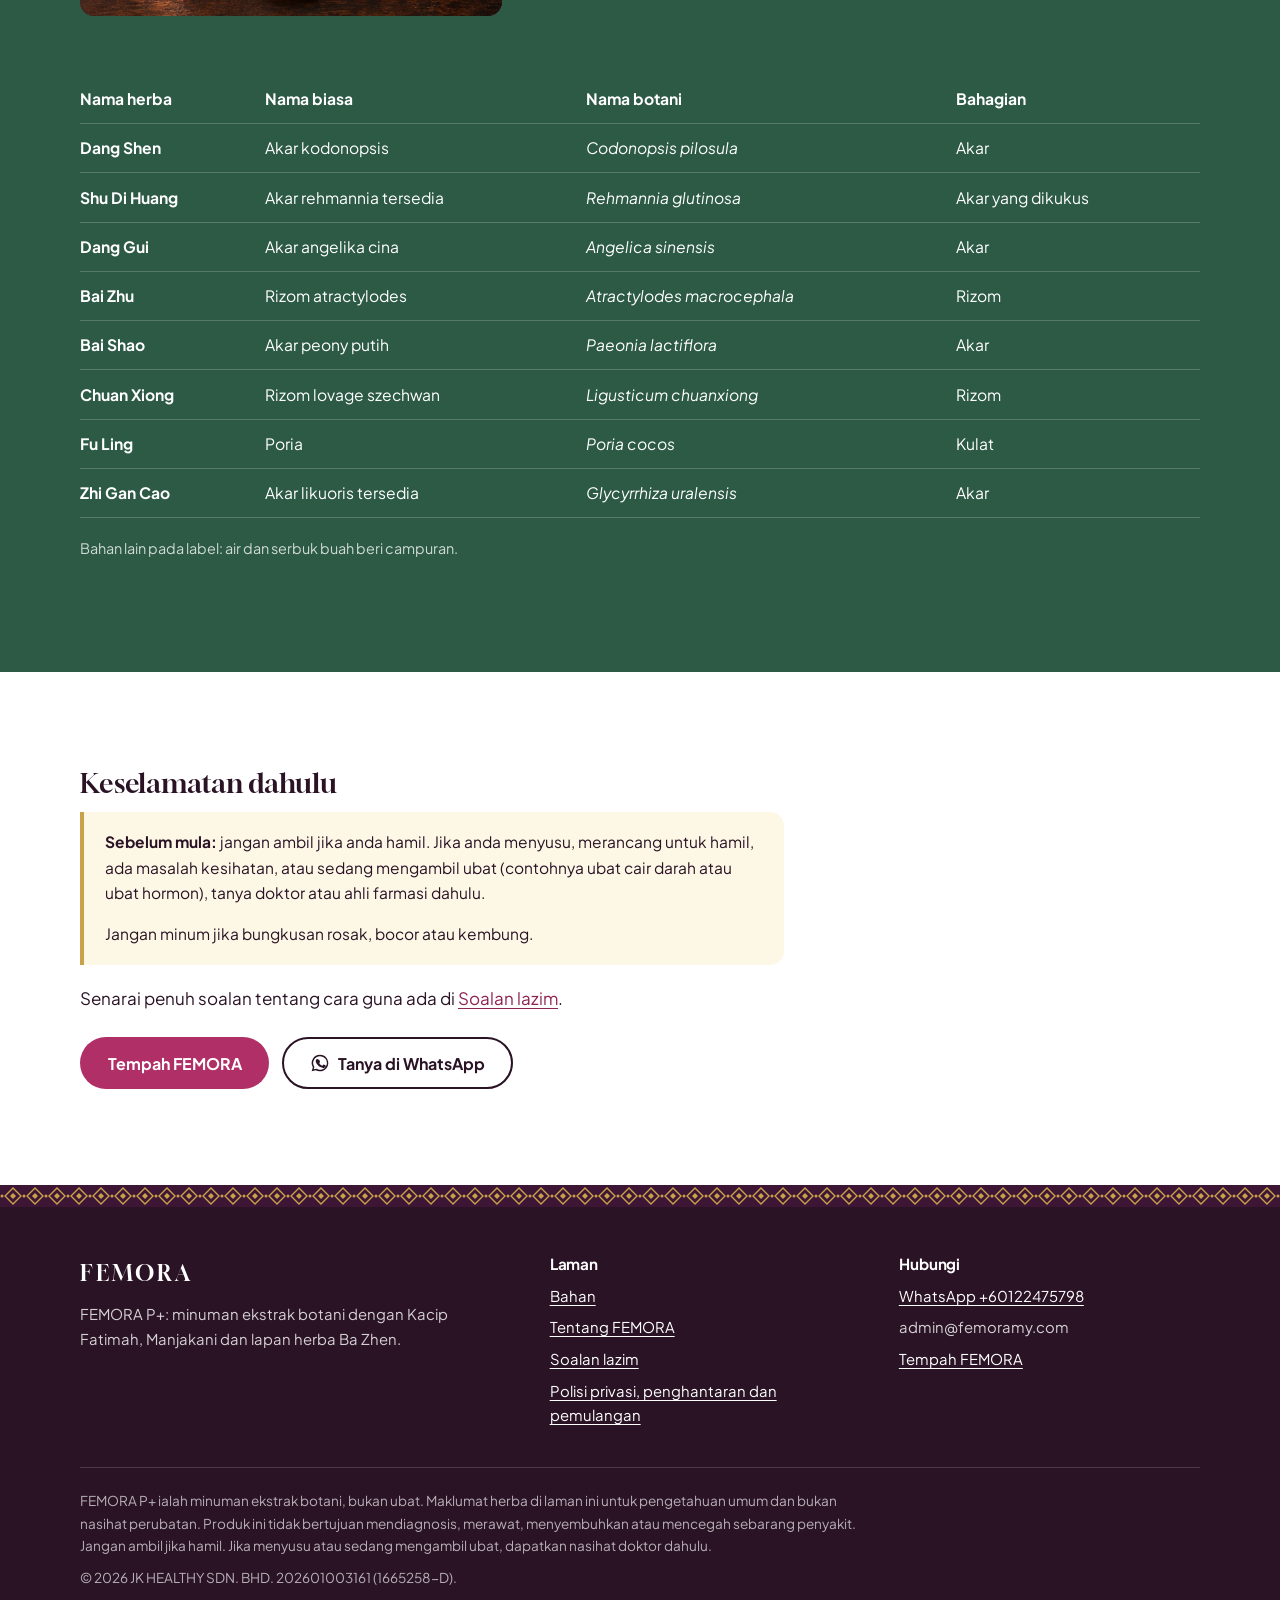
<file: bahan.html>
<!DOCTYPE html>
<html lang="ms">
<head>
<meta charset="utf-8">
<meta name="viewport" content="width=device-width, initial-scale=1">
<title>Bahan dalam FEMORA P+: Kacip Fatimah, Manjakani dan Ba Zhen</title>
<meta name="description" content="Kenali sepuluh herba dalam FEMORA P+: Kacip Fatimah, Manjakani dan lapan herba Ba Zhen.">

<link rel="canonical" href="https://femora-my.com/bahan.html">
<meta property="og:type" content="website">
<meta property="og:title" content="Bahan dalam FEMORA P+: Kacip Fatimah, Manjakani dan Ba Zhen">
<meta property="og:description" content="Kenali sepuluh herba dalam FEMORA P+: Kacip Fatimah, Manjakani dan lapan herba Ba Zhen.">
<meta property="og:locale" content="ms_MY">
<meta property="og:image" content="https://femora-my.com/img/og-image.jpg">
<meta name="theme-color" content="#3d1535">
<link rel="icon" href="data:image/svg+xml,%3Csvg xmlns='http://www.w3.org/2000/svg' viewBox='0 0 64 64'%3E%3Crect width='64' height='64' rx='14' fill='%233d1535'/%3E%3Ccircle cx='25' cy='32' r='14' fill='%233f7d5f'/%3E%3Ccircle cx='39' cy='32' r='14' fill='%23b02f66' fill-opacity='.9'/%3E%3C/svg%3E">
<link rel="preconnect" href="https://fonts.googleapis.com">
<link rel="preconnect" href="https://fonts.gstatic.com" crossorigin>
<link href="https://fonts.googleapis.com/css2?family=Gloock&family=Plus+Jakarta+Sans:ital,wght@0,400;0,500;0,700;1,400&display=swap" rel="stylesheet">
<link rel="stylesheet" href="css/site.css?v=3dfa946d">

</head>
<body class="ada-bar">
<a class="langkau" href="#kandungan">Terus ke kandungan</a>

<header class="kepala">
  <div class="bekas kepala__dalam">
    <a class="jenama" href="index.html">FEMORA</a>
    <button class="nav-suis" type="button" aria-controls="nav" aria-expanded="false" aria-label="Buka menu"><svg viewBox="0 0 24 24" fill="none" stroke="currentColor" stroke-width="2" stroke-linecap="round" aria-hidden="true"><path d="M4 7h16M4 12h16M4 17h16"/></svg></button>
    <nav class="nav" id="nav" aria-label="Utama">
      <a href="index.html">Utama</a><a href="bahan.html" aria-current="page">Bahan</a><a href="index.html#cara-ambil">Cara ambil</a><a href="tentang.html">Tentang</a><a href="soalan-lazim.html">Soalan lazim</a>
      <a class="butang butang--emas" href="tempah.html">Tempah</a>
    </nav>
  </div>
</header>
<div class="songket" aria-hidden="true"></div>
<main id="kandungan">

<section class="tajuk-halaman">
  <div class="bekas">
    <h1>Bahan dalam FEMORA P+</h1>
    <p>Dua herba warisan Melayu dan lapan herba Ba Zhen. Di sini kami terangkan setiap satunya: dari mana asalnya, bagaimana ia dikenali dalam tradisi, dan apa yang kajian tahu setakat ini.</p>
  </div>
</section>

<section class="blok blok--putih">
  <div class="bekas dua">
    <div class="prosa">
      <h2>Satu formula, sepuluh herba</h2>
      <p>FEMORA P+ menggandingkan dua herba yang lama dikenali wanita Melayu, Kacip Fatimah dan Manjakani, dengan lapan herba Ba Zhen daripada tradisi Cina. Mengikut label, kandungan Kacip Fatimah ialah 3%.</p>
      <p>Malaysia tempat dua tradisi herba ini hidup berjiran. FEMORA P+ menghimpunkannya dalam satu sachet 20 ml.</p>
    </div>
    <div style="max-width:380px;margin-inline:auto;width:100%"><figure class="rajah">
  <svg viewBox="0 0 360 360" role="img" aria-label="Rajah formula: Kacip Fatimah dan Manjakani, dikelilingi lapan herba Ba Zhen">
    <circle class="r-orbit" cx="180" cy="180" r="160"/>
    <circle class="r-titik" style="--i:0" cx="241.2" cy="32.2" r="9"/><circle class="r-titik" style="--i:1" cx="327.8" cy="118.8" r="9"/><circle class="r-titik" style="--i:2" cx="327.8" cy="241.2" r="9"/><circle class="r-titik" style="--i:3" cx="241.2" cy="327.8" r="9"/><circle class="r-titik" style="--i:4" cx="118.8" cy="327.8" r="9"/><circle class="r-titik" style="--i:5" cx="32.2" cy="241.2" r="9"/><circle class="r-titik" style="--i:6" cx="32.2" cy="118.8" r="9"/><circle class="r-titik" style="--i:7" cx="118.8" cy="32.2" r="9"/>
    <circle class="r-bulat" cx="124" cy="180" r="82" fill="#3f7d5f" fill-opacity=".94"/>
    <circle class="r-bulat r-bulat--2" cx="236" cy="180" r="82" fill="#b02f66" fill-opacity=".9"/>
    <text class="r-nama" x="100" y="172" text-anchor="middle">Kacip</text>
    <text class="r-nama" x="100" y="196" text-anchor="middle">Fatimah</text>
    <text class="r-latin" x="100" y="214" text-anchor="middle">Labisia pumila</text>
    <text class="r-nama" x="262" y="184" text-anchor="middle">Manjakani</text>
    <text class="r-latin" x="262" y="202" text-anchor="middle">Quercus infectoria</text>
  </svg>
  <figcaption>2 herba warisan Melayu, bersama 8 herba Ba Zhen</figcaption>
</figure></div>
  </div>
</section>

<section class="blok blok--kelopak" id="kacip-fatimah">
  <div class="bekas dua dua--foto-kecil">
    <div class="foto foto--gerbang"><img src="img/kacip-fatimah.jpg" alt="Pokok Kacip Fatimah dengan daun hijau gelap di lantai hutan" loading="lazy" onerror="this.remove()"></div>
    <div class="prosa">
      <h2>Kacip Fatimah</h2>
      <p class="herba__latin">Labisia pumila. Juga dikenali sebagai Selusuh Fatimah.</p>
      <p>Kacip Fatimah ialah herba renek yang tumbuh di lantai hutan hujan Malaysia, di tempat yang redup dan lembap. Daunnya hijau gelap dan tumbuh rapat ke tanah.</p>
      <h3>Dalam amalan tradisi</h3>
      <p>Bidan kampung merebus daun dan akarnya untuk diminum ibu selepas bersalin. Menurut Jabatan Perhutanan Semenanjung Malaysia, herba ini secara tradisinya digunakan untuk mengekalkan sistem peranakan wanita yang sihat, dan ia antara bahan paling popular dalam jamu berpantang.</p>
      <h3>Apa kata kajian</h3>
      <p>Kacip Fatimah antara herba tempatan yang paling banyak dikaji. Penyelidik menemui sebatian fitoestrogen di dalamnya, dan beberapa kajian meneliti kegunaannya untuk wanita menopaus. Kajian klinikal pada manusia masih terhad, sebab itu kami hanya menyatakan kegunaan tradisinya.</p>
    </div>
  </div>
</section>

<section class="blok blok--putih" id="manjakani">
  <div class="bekas dua dua--foto-kecil dua--terbalik">
    <div class="foto foto--gerbang"><img src="img/manjakani.jpg" alt="Buah manjakani kering berwarna coklat dalam mangkuk kayu" loading="lazy" onerror="this.remove()"></div>
    <div class="prosa">
      <h2>Manjakani</h2>
      <p class="herba__latin">Quercus infectoria. Dalam bahasa Inggeris: oak gall.</p>
      <p>Manjakani bukan buah sebenar. Ia ketumbuhan bulat dan keras yang terbentuk pada ranting sejenis pokok oak dari Asia Barat. Ia sampai ke Alam Melayu melalui perdagangan rempah, lalu menjadi bahan tetap dalam jamu wanita.</p>
      <h3>Dalam amalan tradisi</h3>
      <p>Manjakani ditumbuk halus dan dicampur dalam jamu atau makjun untuk penjagaan dalaman wanita, terutamanya dalam tempoh berpantang. Rasanya sangat kelat.</p>
      <h3>Apa kata kajian</h3>
      <p>Rasa kelat itu datang daripada tanin dan asid galik, sebatian yang bersifat astringen. Kajian makmal ada meneliti sifat antioksidan dan antimikrob ekstraknya. Bukti klinikal pada manusia masih sedikit, jadi kami tidak membuat tuntutan melebihi kegunaan tradisinya.</p>
    </div>
  </div>
</section>

<section class="blok blok--daun" id="ba-zhen">
  <div class="bekas dua dua--foto-kecil">
    <div class="foto foto--petak"><img src="img/ba-zhen.jpg" alt="Lapan jenis herba kering Ba Zhen disusun dalam piring kecil" loading="lazy" onerror="this.remove()"></div>
    <div>
      <h2>Ba Zhen, ramuan lapan herba</h2>
      <p class="pendek">Ba Zhen (八珍) bermaksud “lapan khazanah”. Resipinya berusia ratusan tahun dan menggabungkan dua ramuan asas perubatan tradisional Cina: empat herba untuk darah dan empat herba untuk tenaga, atau <i>qi</i>.</p>
      <p class="pendek">Dalam masyarakat Cina, ia lazim direbus sebagai sup dan diminum wanita selepas haid tamat. Dalam resipi klasik, kesemua lapan bahannya daripada tumbuhan dan kulat, tanpa bahan haiwan.</p>
    </div>
  </div>
  <div class="bekas" style="margin-top:2.5rem">
    <div class="jadual-balut">
      <table class="jadual" style="--garis: rgba(255,255,255,.2)">
        <thead><tr><th scope="col">Nama herba</th><th scope="col">Nama biasa</th><th scope="col">Nama botani</th><th scope="col">Bahagian</th></tr></thead>
        <tbody><tr><th scope="row">Dang Shen</th><td>Akar kodonopsis</td><td><i>Codonopsis pilosula</i></td><td>Akar</td></tr><tr><th scope="row">Shu Di Huang</th><td>Akar rehmannia tersedia</td><td><i>Rehmannia glutinosa</i></td><td>Akar yang dikukus</td></tr><tr><th scope="row">Dang Gui</th><td>Akar angelika cina</td><td><i>Angelica sinensis</i></td><td>Akar</td></tr><tr><th scope="row">Bai Zhu</th><td>Rizom atractylodes</td><td><i>Atractylodes macrocephala</i></td><td>Rizom</td></tr><tr><th scope="row">Bai Shao</th><td>Akar peony putih</td><td><i>Paeonia lactiflora</i></td><td>Akar</td></tr><tr><th scope="row">Chuan Xiong</th><td>Rizom lovage szechwan</td><td><i>Ligusticum chuanxiong</i></td><td>Rizom</td></tr><tr><th scope="row">Fu Ling</th><td>Poria</td><td><i>Poria cocos</i></td><td>Kulat</td></tr><tr><th scope="row">Zhi Gan Cao</th><td>Akar likuoris tersedia</td><td><i>Glycyrrhiza uralensis</i></td><td>Akar</td></tr></tbody>
      </table>
    </div>
    <p class="kecil">Bahan lain pada label: air dan serbuk buah beri campuran.</p>
  </div>
</section>

<section class="blok blok--putih">
  <div class="bekas">
    <div class="prosa">
      <h2>Keselamatan dahulu</h2>
      <div class="amaran">
  <p><b>Sebelum mula:</b> jangan ambil jika anda hamil. Jika anda menyusu, merancang untuk hamil, ada masalah kesihatan,
  atau sedang mengambil ubat (contohnya ubat cair darah atau ubat hormon), tanya doktor atau ahli farmasi dahulu.</p>
  <p>Jangan minum jika bungkusan rosak, bocor atau kembung.</p>
</div>
      <p style="margin-top:1.2rem">Senarai penuh soalan tentang cara guna ada di <a href="soalan-lazim.html">Soalan lazim</a>.</p>
      <div class="butang-baris"><a class="butang butang--utama" href="tempah.html">Tempah FEMORA</a><a class="butang butang--garis" href="https://wa.me/60122475798?text=Salam%2C%20saya%20nak%20tahu%20lebih%20lanjut%20tentang%20FEMORA." target="_blank" rel="noopener"><svg viewBox="0 0 24 24" fill="currentColor" aria-hidden="true"><path d="M12 2a10 10 0 0 0-8.6 15.1L2 22l5-1.3A10 10 0 1 0 12 2zm0 1.8a8.2 8.2 0 1 1-4.2 15.2l-.3-.2-3 .8.8-2.9-.2-.3A8.2 8.2 0 0 1 12 3.8zM8.6 7.3c-.2 0-.5 0-.7.3-.3.3-1 .9-1 2.300s1 2.700 1.200 2.900c.1.2 2 3.200 5 4.400 2.500 1 3 .8 3.500.700.500 0 1.700-.700 2-1.400.200-.700.200-1.300.100-1.400l-.500-.300-1.700-.900c-.200 0-.400-.100-.600.200l-.800 1c-.100.200-.300.200-.500.100a6.700 6.700 0 0 1-2-1.200 7.400 7.400 0 0 1-1.400-1.700c-.100-.300 0-.400.100-.500l.400-.500.300-.400v-.500l-.800-1.900c-.200-.500-.400-.400-.600-.400z"/></svg>Tanya di WhatsApp</a></div>
    </div>
  </div>
</section>

</main>
<div class="songket" aria-hidden="true"></div>
<footer class="kaki">
  <div class="bekas">
    <div class="kaki__grid">
      <div>
        <a class="jenama" href="index.html">FEMORA</a>
        <p>FEMORA P+: minuman ekstrak botani dengan Kacip Fatimah, Manjakani dan lapan herba Ba Zhen.</p>
      </div>
      <div>
        <h2>Laman</h2>
        <ul>
          <li><a href="bahan.html">Bahan</a></li>
          <li><a href="tentang.html">Tentang FEMORA</a></li>
          <li><a href="soalan-lazim.html">Soalan lazim</a></li>
          <li><a href="polisi.html">Polisi privasi, penghantaran dan pemulangan</a></li>
        </ul>
      </div>
      <div>
        <h2>Hubungi</h2>
        <ul>
          <li><a href="https://wa.me/60122475798?text=Salam%2C%20saya%20nak%20tahu%20lebih%20lanjut%20tentang%20FEMORA." target="_blank" rel="noopener">WhatsApp +60122475798</a></li>
          <li>admin@femoramy.com</li>
          <li><a href="tempah.html">Tempah FEMORA</a></li>
        </ul>
      </div>
    </div>
    <div class="kaki__penafian">
      <p>FEMORA P+ ialah minuman ekstrak botani, bukan ubat. Maklumat herba di laman ini untuk pengetahuan umum dan bukan nasihat perubatan.
      Produk ini tidak bertujuan mendiagnosis, merawat, menyembuhkan atau mencegah sebarang penyakit.
      Jangan ambil jika hamil. Jika menyusu atau sedang mengambil ubat, dapatkan nasihat doktor dahulu.</p>
      <p>&copy; 2026 JK HEALTHY SDN. BHD. 202601003161 (1665258-D).</p>
    </div>
  </div>
</footer>
<div class="bar-tempah"><a class="butang butang--utama" href="tempah.html">Tempah FEMORA</a></div>
<script src="js/site.js?v=866c81fa" defer></script>
</body>
</html>
</file>
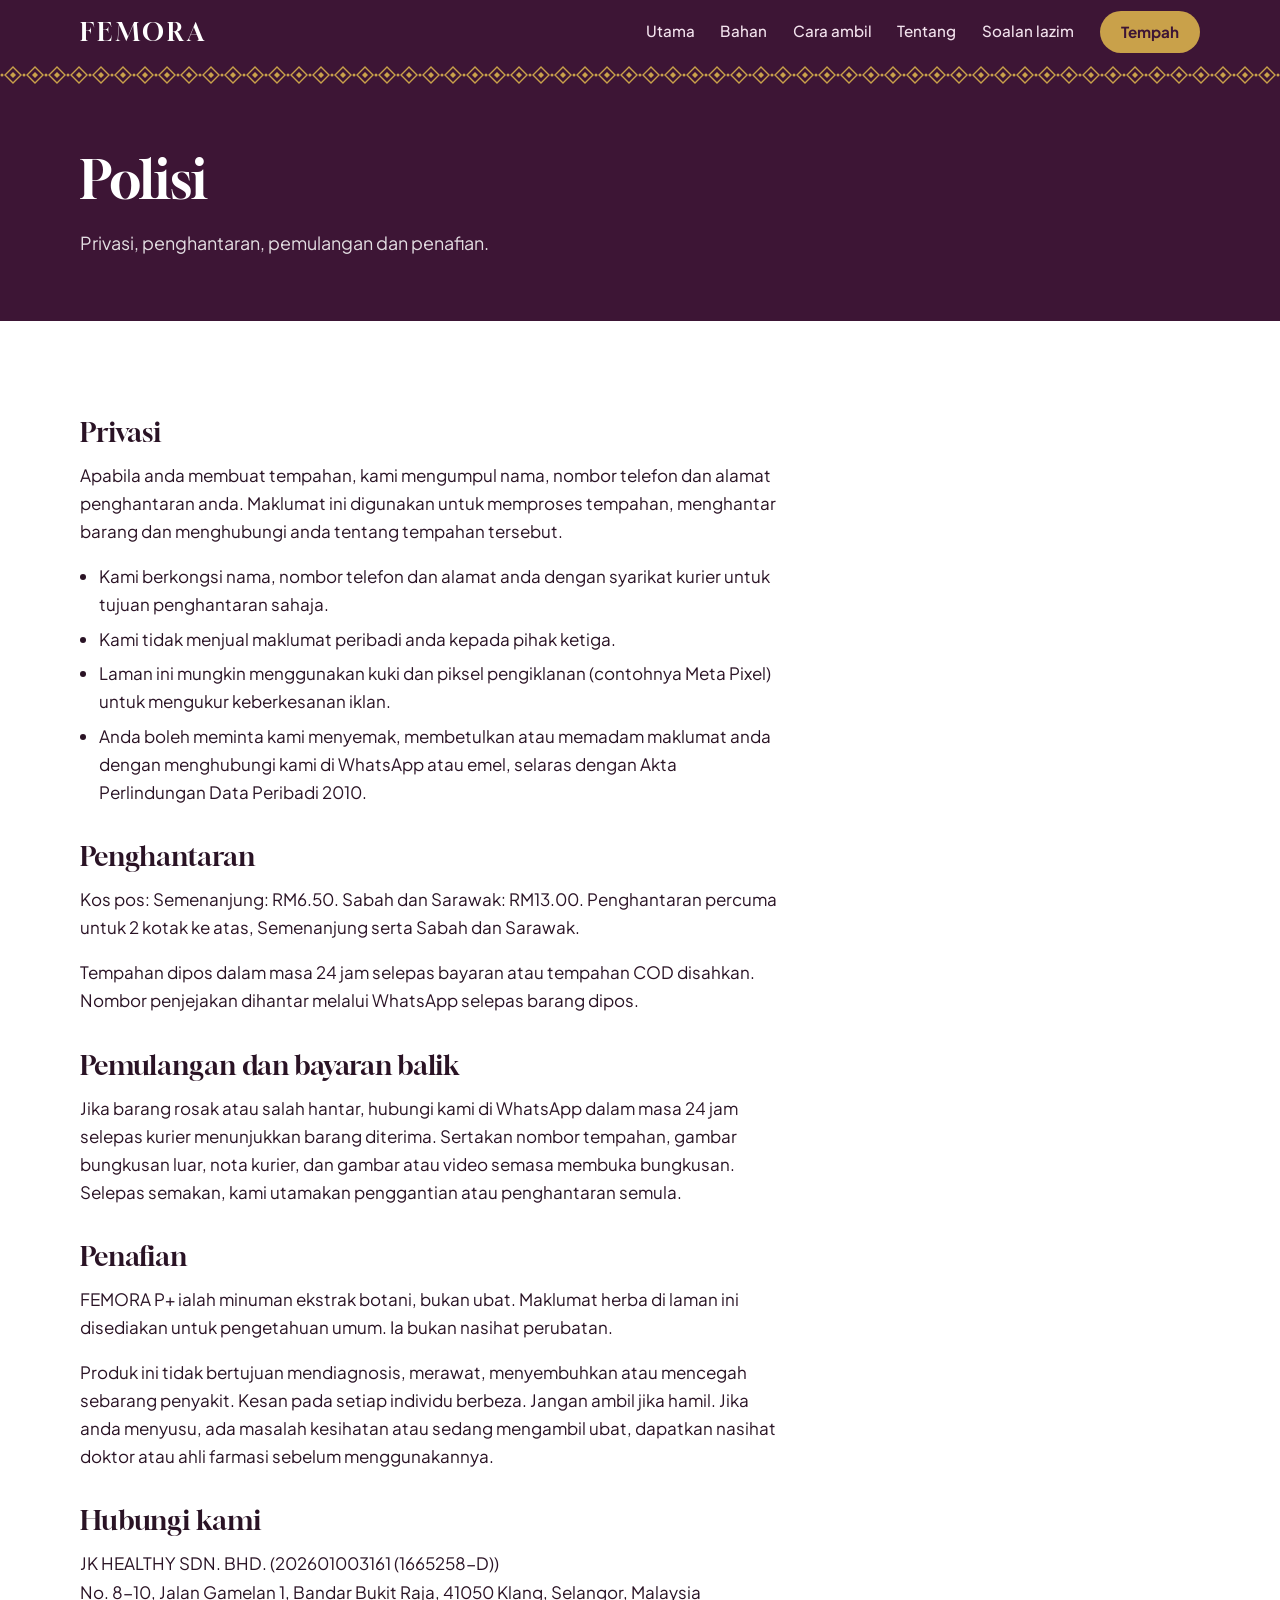
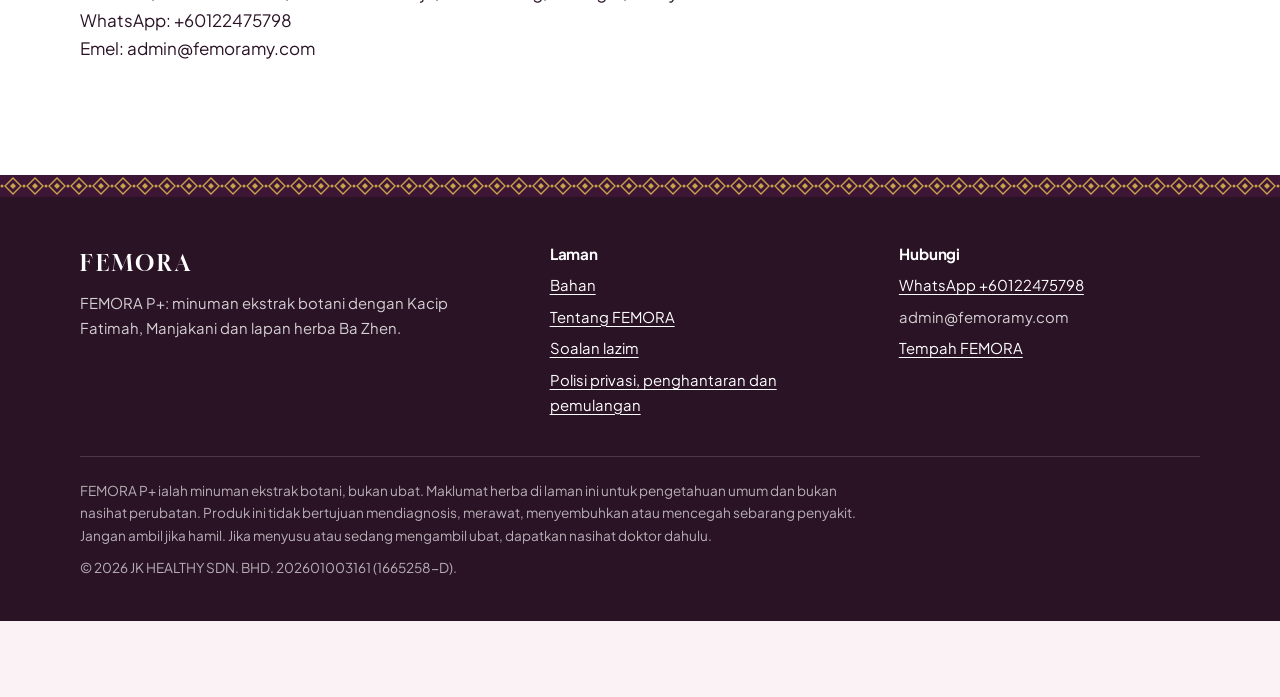
<file: polisi.html>
<!DOCTYPE html>
<html lang="ms">
<head>
<meta charset="utf-8">
<meta name="viewport" content="width=device-width, initial-scale=1">
<title>Polisi | FEMORA</title>
<meta name="description" content="Polisi privasi, penghantaran dan pemulangan FEMORA.">

<link rel="canonical" href="https://femora-my.com/polisi.html">
<meta property="og:type" content="website">
<meta property="og:title" content="Polisi | FEMORA">
<meta property="og:description" content="Polisi privasi, penghantaran dan pemulangan FEMORA.">
<meta property="og:locale" content="ms_MY">
<meta property="og:image" content="https://femora-my.com/img/og-image.jpg">
<meta name="theme-color" content="#3d1535">
<link rel="icon" href="data:image/svg+xml,%3Csvg xmlns='http://www.w3.org/2000/svg' viewBox='0 0 64 64'%3E%3Crect width='64' height='64' rx='14' fill='%233d1535'/%3E%3Ccircle cx='25' cy='32' r='14' fill='%233f7d5f'/%3E%3Ccircle cx='39' cy='32' r='14' fill='%23b02f66' fill-opacity='.9'/%3E%3C/svg%3E">
<link rel="preconnect" href="https://fonts.googleapis.com">
<link rel="preconnect" href="https://fonts.gstatic.com" crossorigin>
<link href="https://fonts.googleapis.com/css2?family=Gloock&family=Plus+Jakarta+Sans:ital,wght@0,400;0,500;0,700;1,400&display=swap" rel="stylesheet">
<link rel="stylesheet" href="css/site.css?v=3dfa946d">

</head>
<body class="ada-bar">
<a class="langkau" href="#kandungan">Terus ke kandungan</a>

<header class="kepala">
  <div class="bekas kepala__dalam">
    <a class="jenama" href="index.html">FEMORA</a>
    <button class="nav-suis" type="button" aria-controls="nav" aria-expanded="false" aria-label="Buka menu"><svg viewBox="0 0 24 24" fill="none" stroke="currentColor" stroke-width="2" stroke-linecap="round" aria-hidden="true"><path d="M4 7h16M4 12h16M4 17h16"/></svg></button>
    <nav class="nav" id="nav" aria-label="Utama">
      <a href="index.html">Utama</a><a href="bahan.html">Bahan</a><a href="index.html#cara-ambil">Cara ambil</a><a href="tentang.html">Tentang</a><a href="soalan-lazim.html">Soalan lazim</a>
      <a class="butang butang--emas" href="tempah.html">Tempah</a>
    </nav>
  </div>
</header>
<div class="songket" aria-hidden="true"></div>
<main id="kandungan">

<section class="tajuk-halaman">
  <div class="bekas">
    <h1>Polisi</h1>
    <p>Privasi, penghantaran, pemulangan dan penafian.</p>
  </div>
</section>
<section class="blok blok--putih">
  <div class="bekas">
    <div class="prosa">
      <h2 id="privasi">Privasi</h2>
      <p>Apabila anda membuat tempahan, kami mengumpul nama, nombor telefon dan alamat penghantaran anda. Maklumat ini digunakan untuk memproses tempahan, menghantar barang dan menghubungi anda tentang tempahan tersebut.</p>
      <ul>
        <li>Kami berkongsi nama, nombor telefon dan alamat anda dengan syarikat kurier untuk tujuan penghantaran sahaja.</li>
        <li>Kami tidak menjual maklumat peribadi anda kepada pihak ketiga.</li>
        <li>Laman ini mungkin menggunakan kuki dan piksel pengiklanan (contohnya Meta Pixel) untuk mengukur keberkesanan iklan.</li>
        <li>Anda boleh meminta kami menyemak, membetulkan atau memadam maklumat anda dengan menghubungi kami di WhatsApp atau emel, selaras dengan Akta Perlindungan Data Peribadi 2010.</li>
      </ul>

      <h2 id="penghantaran">Penghantaran</h2>
      <p>Kos pos: Semenanjung: RM6.50. Sabah dan Sarawak: RM13.00. Penghantaran percuma untuk 2 kotak ke atas, Semenanjung serta Sabah dan Sarawak.</p>
      <p>Tempahan dipos dalam masa 24 jam selepas bayaran atau tempahan COD disahkan. Nombor penjejakan dihantar melalui WhatsApp selepas barang dipos.</p>

      <h2 id="pemulangan">Pemulangan dan bayaran balik</h2>
      <p>Jika barang rosak atau salah hantar, hubungi kami di WhatsApp dalam masa 24 jam selepas kurier menunjukkan barang diterima. Sertakan nombor tempahan, gambar bungkusan luar, nota kurier, dan gambar atau video semasa membuka bungkusan. Selepas semakan, kami utamakan penggantian atau penghantaran semula.</p>

      <h2 id="penafian">Penafian</h2>
      <p>FEMORA P+ ialah minuman ekstrak botani, bukan ubat. Maklumat herba di laman ini disediakan untuk pengetahuan umum. Ia bukan nasihat perubatan.</p>
      <p>Produk ini tidak bertujuan mendiagnosis, merawat, menyembuhkan atau mencegah sebarang penyakit. Kesan pada setiap individu berbeza. Jangan ambil jika hamil. Jika anda menyusu, ada masalah kesihatan atau sedang mengambil ubat, dapatkan nasihat doktor atau ahli farmasi sebelum menggunakannya.</p>

      <h2>Hubungi kami</h2>
      <p>JK HEALTHY SDN. BHD. (202601003161 (1665258-D))<br>No. 8-10, Jalan Gamelan 1, Bandar Bukit Raja, 41050 Klang, Selangor, Malaysia<br>
      WhatsApp: +60122475798<br>Emel: admin@femoramy.com</p>
    </div>
  </div>
</section>

</main>
<div class="songket" aria-hidden="true"></div>
<footer class="kaki">
  <div class="bekas">
    <div class="kaki__grid">
      <div>
        <a class="jenama" href="index.html">FEMORA</a>
        <p>FEMORA P+: minuman ekstrak botani dengan Kacip Fatimah, Manjakani dan lapan herba Ba Zhen.</p>
      </div>
      <div>
        <h2>Laman</h2>
        <ul>
          <li><a href="bahan.html">Bahan</a></li>
          <li><a href="tentang.html">Tentang FEMORA</a></li>
          <li><a href="soalan-lazim.html">Soalan lazim</a></li>
          <li><a href="polisi.html">Polisi privasi, penghantaran dan pemulangan</a></li>
        </ul>
      </div>
      <div>
        <h2>Hubungi</h2>
        <ul>
          <li><a href="https://wa.me/60122475798?text=Salam%2C%20saya%20nak%20tahu%20lebih%20lanjut%20tentang%20FEMORA." target="_blank" rel="noopener">WhatsApp +60122475798</a></li>
          <li>admin@femoramy.com</li>
          <li><a href="tempah.html">Tempah FEMORA</a></li>
        </ul>
      </div>
    </div>
    <div class="kaki__penafian">
      <p>FEMORA P+ ialah minuman ekstrak botani, bukan ubat. Maklumat herba di laman ini untuk pengetahuan umum dan bukan nasihat perubatan.
      Produk ini tidak bertujuan mendiagnosis, merawat, menyembuhkan atau mencegah sebarang penyakit.
      Jangan ambil jika hamil. Jika menyusu atau sedang mengambil ubat, dapatkan nasihat doktor dahulu.</p>
      <p>&copy; 2026 JK HEALTHY SDN. BHD. 202601003161 (1665258-D).</p>
    </div>
  </div>
</footer>
<div class="bar-tempah"><a class="butang butang--utama" href="tempah.html">Tempah FEMORA</a></div>
<script src="js/site.js?v=866c81fa" defer></script>
</body>
</html>
</file>
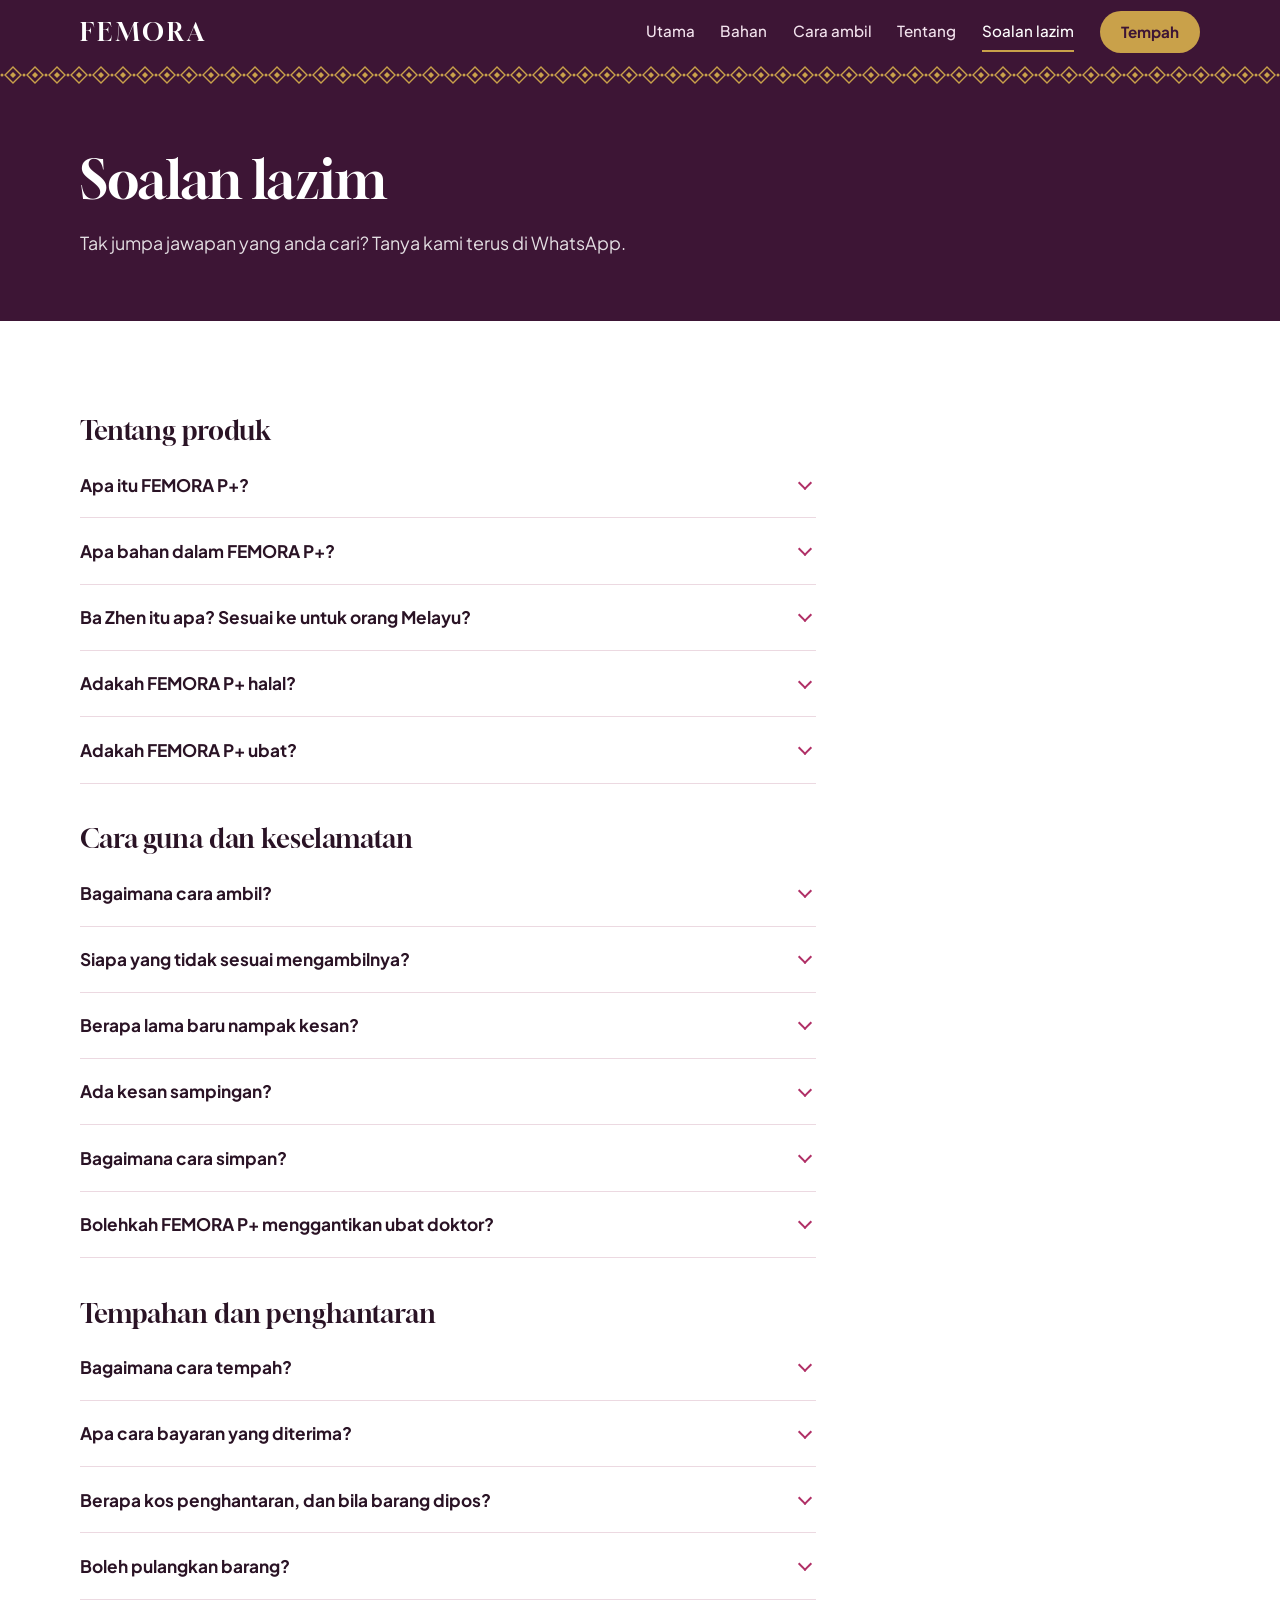
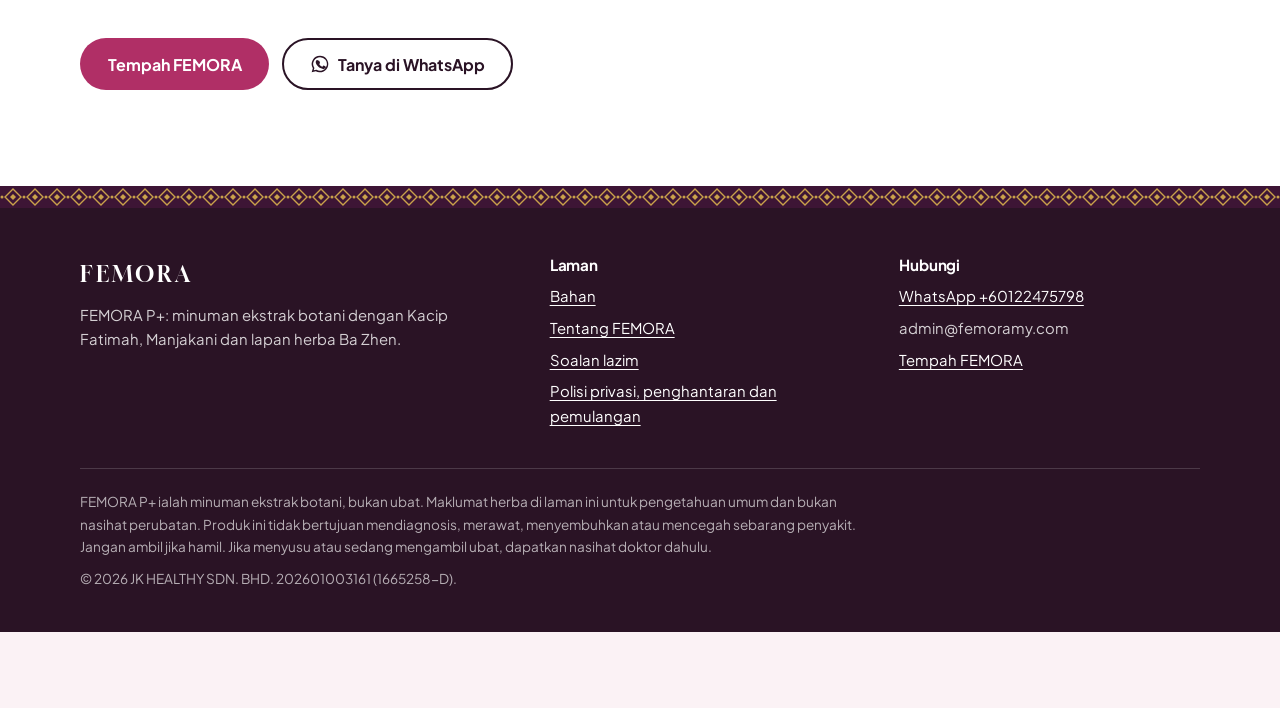
<file: soalan-lazim.html>
<!DOCTYPE html>
<html lang="ms">
<head>
<meta charset="utf-8">
<meta name="viewport" content="width=device-width, initial-scale=1">
<title>Soalan lazim | FEMORA</title>
<meta name="description" content="Jawapan kepada soalan lazim tentang FEMORA: bahan, cara ambil, keselamatan, tempahan dan penghantaran.">

<link rel="canonical" href="https://femora-my.com/soalan-lazim.html">
<meta property="og:type" content="website">
<meta property="og:title" content="Soalan lazim | FEMORA">
<meta property="og:description" content="Jawapan kepada soalan lazim tentang FEMORA: bahan, cara ambil, keselamatan, tempahan dan penghantaran.">
<meta property="og:locale" content="ms_MY">
<meta property="og:image" content="https://femora-my.com/img/og-image.jpg">
<meta name="theme-color" content="#3d1535">
<link rel="icon" href="data:image/svg+xml,%3Csvg xmlns='http://www.w3.org/2000/svg' viewBox='0 0 64 64'%3E%3Crect width='64' height='64' rx='14' fill='%233d1535'/%3E%3Ccircle cx='25' cy='32' r='14' fill='%233f7d5f'/%3E%3Ccircle cx='39' cy='32' r='14' fill='%23b02f66' fill-opacity='.9'/%3E%3C/svg%3E">
<link rel="preconnect" href="https://fonts.googleapis.com">
<link rel="preconnect" href="https://fonts.gstatic.com" crossorigin>
<link href="https://fonts.googleapis.com/css2?family=Gloock&family=Plus+Jakarta+Sans:ital,wght@0,400;0,500;0,700;1,400&display=swap" rel="stylesheet">
<link rel="stylesheet" href="css/site.css?v=3dfa946d">

</head>
<body class="ada-bar">
<a class="langkau" href="#kandungan">Terus ke kandungan</a>

<header class="kepala">
  <div class="bekas kepala__dalam">
    <a class="jenama" href="index.html">FEMORA</a>
    <button class="nav-suis" type="button" aria-controls="nav" aria-expanded="false" aria-label="Buka menu"><svg viewBox="0 0 24 24" fill="none" stroke="currentColor" stroke-width="2" stroke-linecap="round" aria-hidden="true"><path d="M4 7h16M4 12h16M4 17h16"/></svg></button>
    <nav class="nav" id="nav" aria-label="Utama">
      <a href="index.html">Utama</a><a href="bahan.html">Bahan</a><a href="index.html#cara-ambil">Cara ambil</a><a href="tentang.html">Tentang</a><a href="soalan-lazim.html" aria-current="page">Soalan lazim</a>
      <a class="butang butang--emas" href="tempah.html">Tempah</a>
    </nav>
  </div>
</header>
<div class="songket" aria-hidden="true"></div>
<main id="kandungan">

<section class="tajuk-halaman">
  <div class="bekas">
    <h1>Soalan lazim</h1>
    <p>Tak jumpa jawapan yang anda cari? Tanya kami terus di WhatsApp.</p>
  </div>
</section>
<section class="blok blok--putih">
  <div class="bekas">
    <div class="soalan"><h2>Tentang produk</h2><details><summary>Apa itu FEMORA P+?</summary><div class="jawapan"><p>FEMORA P+ ialah minuman ekstrak botani sedia diminum untuk wanita. Ia menggandingkan Kacip Fatimah dan Manjakani, dua herba warisan Melayu, dengan ramuan klasik lapan herba Ba Zhen.</p><p>Sekotak mengandungi 10 sachet x 20 ml. Tak perlu bancuh atau rebus: koyak dan minum.</p></div></details><details><summary>Apa bahan dalam FEMORA P+?</summary><div class="jawapan"><p>Mengikut label: air, lapan herba Ba Zhen (Dang Shen, Shu Di Huang, Dang Gui, Bai Zhu, Bai Shao, Chuan Xiong, Fu Ling, Zhi Gan Cao), serbuk buah beri campuran, Kacip Fatimah (3%) dan Manjakani.</p><p>Butiran setiap herba ada di halaman <a href="bahan.html">Bahan</a>.</p></div></details><details><summary>Ba Zhen itu apa? Sesuai ke untuk orang Melayu?</summary><div class="jawapan"><p>Ba Zhen bermaksud “lapan khazanah”. Ia ramuan herba Cina klasik yang sudah digunakan beratus tahun, terutamanya oleh wanita. Dalam resipi klasik, kesemua lapan bahannya berasal daripada tumbuhan dan kulat, tanpa bahan haiwan.</p><p>Ramai wanita Melayu sudah biasa dengan herba Cina seperti dang gui dalam sup herba. Ba Zhen ialah gabungan lapan herba seumpama itu dalam satu resipi.</p></div></details><details><summary>Adakah FEMORA P+ halal?</summary><div class="jawapan"><p>Ya. Sijil Halal JAKIM. Sijil Pengesahan Halal Malaysia dikeluarkan untuk produk ini kepada pengilangnya, Nutrifood International Sdn Bhd, dan sah hingga 15 September 2028.</p></div></details><details><summary>Adakah FEMORA P+ ubat?</summary><div class="jawapan"><p>Bukan. FEMORA P+ ialah minuman ekstrak botani, iaitu produk makanan. Ia tidak bertujuan mendiagnosis, merawat, menyembuhkan atau mencegah sebarang penyakit.</p></div></details><h2>Cara guna dan keselamatan</h2><details><summary>Bagaimana cara ambil?</summary><div class="jawapan"><ol class="langkah"><li><div><h3>Koyak dan minum terus</h3><p>Tak perlu bancuh atau rebus. Minum sebaik sahaja sachet dibuka.</p></div></li><li><div><h3>1 hingga 2 sachet sehari</h3><p>Ikut sukatan pada kotak. Cadangan kami: mula selepas haid tamat, satu sachet sehari.</p></div></li><li><div><h3>Simpan di tempat sejuk dan kering</h3><p>Jauhkan daripada cahaya matahari terus. Sekotak cukup untuk 5 hingga 10 hari.</p></div></li></ol><p style="margin-top:1rem">Sentiasa ikut arahan pada label produk.</p></div></details><details><summary>Siapa yang tidak sesuai mengambilnya?</summary><div class="jawapan"><p>Jangan ambil jika anda hamil. Dapatkan nasihat doktor atau ahli farmasi dahulu jika anda:</p><ul><li>sedang menyusu atau merancang untuk hamil;</li><li>mengambil ubat cair darah, ubat hormon atau ubat tetap yang lain;</li><li>ada masalah kesihatan atau bakal menjalani pembedahan;</li><li>berumur bawah 18 tahun.</li></ul></div></details><details><summary>Berapa lama baru nampak kesan?</summary><div class="jawapan"><p>Setiap orang berbeza, jadi kami tidak menjanjikan kesan dalam tempoh tertentu. Ini minuman herba untuk diamalkan mengikut sukatan, bukan ubat untuk kesan segera.</p></div></details><details><summary>Ada kesan sampingan?</summary><div class="jawapan"><p>Berhenti mengambilnya dan berjumpa doktor jika anda mengalami ruam, sakit perut, pening, pendarahan luar biasa atau sebarang reaksi yang merisaukan. Jangan ambil melebihi sukatan pada label.</p></div></details><details><summary>Bagaimana cara simpan?</summary><div class="jawapan"><p>Simpan di tempat sejuk dan kering, jauh daripada cahaya matahari terus. Minum sebaik sahaja sachet dibuka. Rasa dan warna mungkin berbeza sedikit antara kumpulan pengeluaran kerana sifat semula jadi bahannya.</p></div></details><details><summary>Bolehkah FEMORA P+ menggantikan ubat doktor?</summary><div class="jawapan"><p>Tidak. FEMORA P+ ialah minuman ekstrak botani, bukan ubat untuk merawat penyakit. Jika anda ada masalah kesihatan, teruskan rawatan dan ikut nasihat doktor anda.</p></div></details><h2>Tempahan dan penghantaran</h2><details><summary>Bagaimana cara tempah?</summary><div class="jawapan"><p>Pilih pakej di halaman <a href="tempah.html">Tempah</a>, isi nama dan alamat, kemudian tekan butang hantar. Butiran tempahan anda akan dibuka di WhatsApp. Kami sahkan tempahan dan cara bayaran di situ.</p></div></details><details><summary>Apa cara bayaran yang diterima?</summary><div class="jawapan"><p>Pindahan bank, Bayar semasa terima (COD).</p></div></details><details><summary>Berapa kos penghantaran, dan bila barang dipos?</summary><div class="jawapan"><p>Semenanjung: RM6.50. Sabah dan Sarawak: RM13.00. Penghantaran percuma untuk 2 kotak ke atas, Semenanjung serta Sabah dan Sarawak.</p><p>Tempahan dipos dalam masa 24 jam selepas bayaran atau tempahan COD disahkan.</p></div></details><details><summary>Boleh pulangkan barang?</summary><div class="jawapan"><p>Jika barang rosak atau salah hantar, hubungi kami di WhatsApp dalam masa 24 jam selepas kurier menunjukkan barang diterima. Sertakan nombor tempahan, gambar bungkusan luar, nota kurier, dan gambar atau video semasa membuka bungkusan. Selepas semakan, kami utamakan penggantian atau penghantaran semula.</p><p>Butiran lanjut di halaman <a href="polisi.html">Polisi</a>.</p></div></details></div>
    <div class="butang-baris" style="margin-top:2.4rem"><a class="butang butang--utama" href="tempah.html">Tempah FEMORA</a><a class="butang butang--garis" href="https://wa.me/60122475798?text=Salam%2C%20saya%20nak%20tahu%20lebih%20lanjut%20tentang%20FEMORA." target="_blank" rel="noopener"><svg viewBox="0 0 24 24" fill="currentColor" aria-hidden="true"><path d="M12 2a10 10 0 0 0-8.6 15.1L2 22l5-1.3A10 10 0 1 0 12 2zm0 1.8a8.2 8.2 0 1 1-4.2 15.2l-.3-.2-3 .8.8-2.9-.2-.3A8.2 8.2 0 0 1 12 3.8zM8.6 7.3c-.2 0-.5 0-.7.3-.3.3-1 .9-1 2.300s1 2.700 1.200 2.900c.1.2 2 3.200 5 4.400 2.500 1 3 .8 3.500.700.500 0 1.700-.700 2-1.400.200-.700.200-1.300.100-1.400l-.500-.300-1.700-.900c-.200 0-.400-.100-.600.200l-.800 1c-.100.200-.300.200-.500.100a6.700 6.700 0 0 1-2-1.200 7.400 7.400 0 0 1-1.400-1.700c-.100-.300 0-.400.100-.500l.400-.500.300-.400v-.500l-.800-1.900c-.200-.500-.400-.400-.600-.400z"/></svg>Tanya di WhatsApp</a></div>
  </div>
</section>

</main>
<div class="songket" aria-hidden="true"></div>
<footer class="kaki">
  <div class="bekas">
    <div class="kaki__grid">
      <div>
        <a class="jenama" href="index.html">FEMORA</a>
        <p>FEMORA P+: minuman ekstrak botani dengan Kacip Fatimah, Manjakani dan lapan herba Ba Zhen.</p>
      </div>
      <div>
        <h2>Laman</h2>
        <ul>
          <li><a href="bahan.html">Bahan</a></li>
          <li><a href="tentang.html">Tentang FEMORA</a></li>
          <li><a href="soalan-lazim.html">Soalan lazim</a></li>
          <li><a href="polisi.html">Polisi privasi, penghantaran dan pemulangan</a></li>
        </ul>
      </div>
      <div>
        <h2>Hubungi</h2>
        <ul>
          <li><a href="https://wa.me/60122475798?text=Salam%2C%20saya%20nak%20tahu%20lebih%20lanjut%20tentang%20FEMORA." target="_blank" rel="noopener">WhatsApp +60122475798</a></li>
          <li>admin@femoramy.com</li>
          <li><a href="tempah.html">Tempah FEMORA</a></li>
        </ul>
      </div>
    </div>
    <div class="kaki__penafian">
      <p>FEMORA P+ ialah minuman ekstrak botani, bukan ubat. Maklumat herba di laman ini untuk pengetahuan umum dan bukan nasihat perubatan.
      Produk ini tidak bertujuan mendiagnosis, merawat, menyembuhkan atau mencegah sebarang penyakit.
      Jangan ambil jika hamil. Jika menyusu atau sedang mengambil ubat, dapatkan nasihat doktor dahulu.</p>
      <p>&copy; 2026 JK HEALTHY SDN. BHD. 202601003161 (1665258-D).</p>
    </div>
  </div>
</footer>
<div class="bar-tempah"><a class="butang butang--utama" href="tempah.html">Tempah FEMORA</a></div>
<script src="js/site.js?v=866c81fa" defer></script>
</body>
</html>
</file>
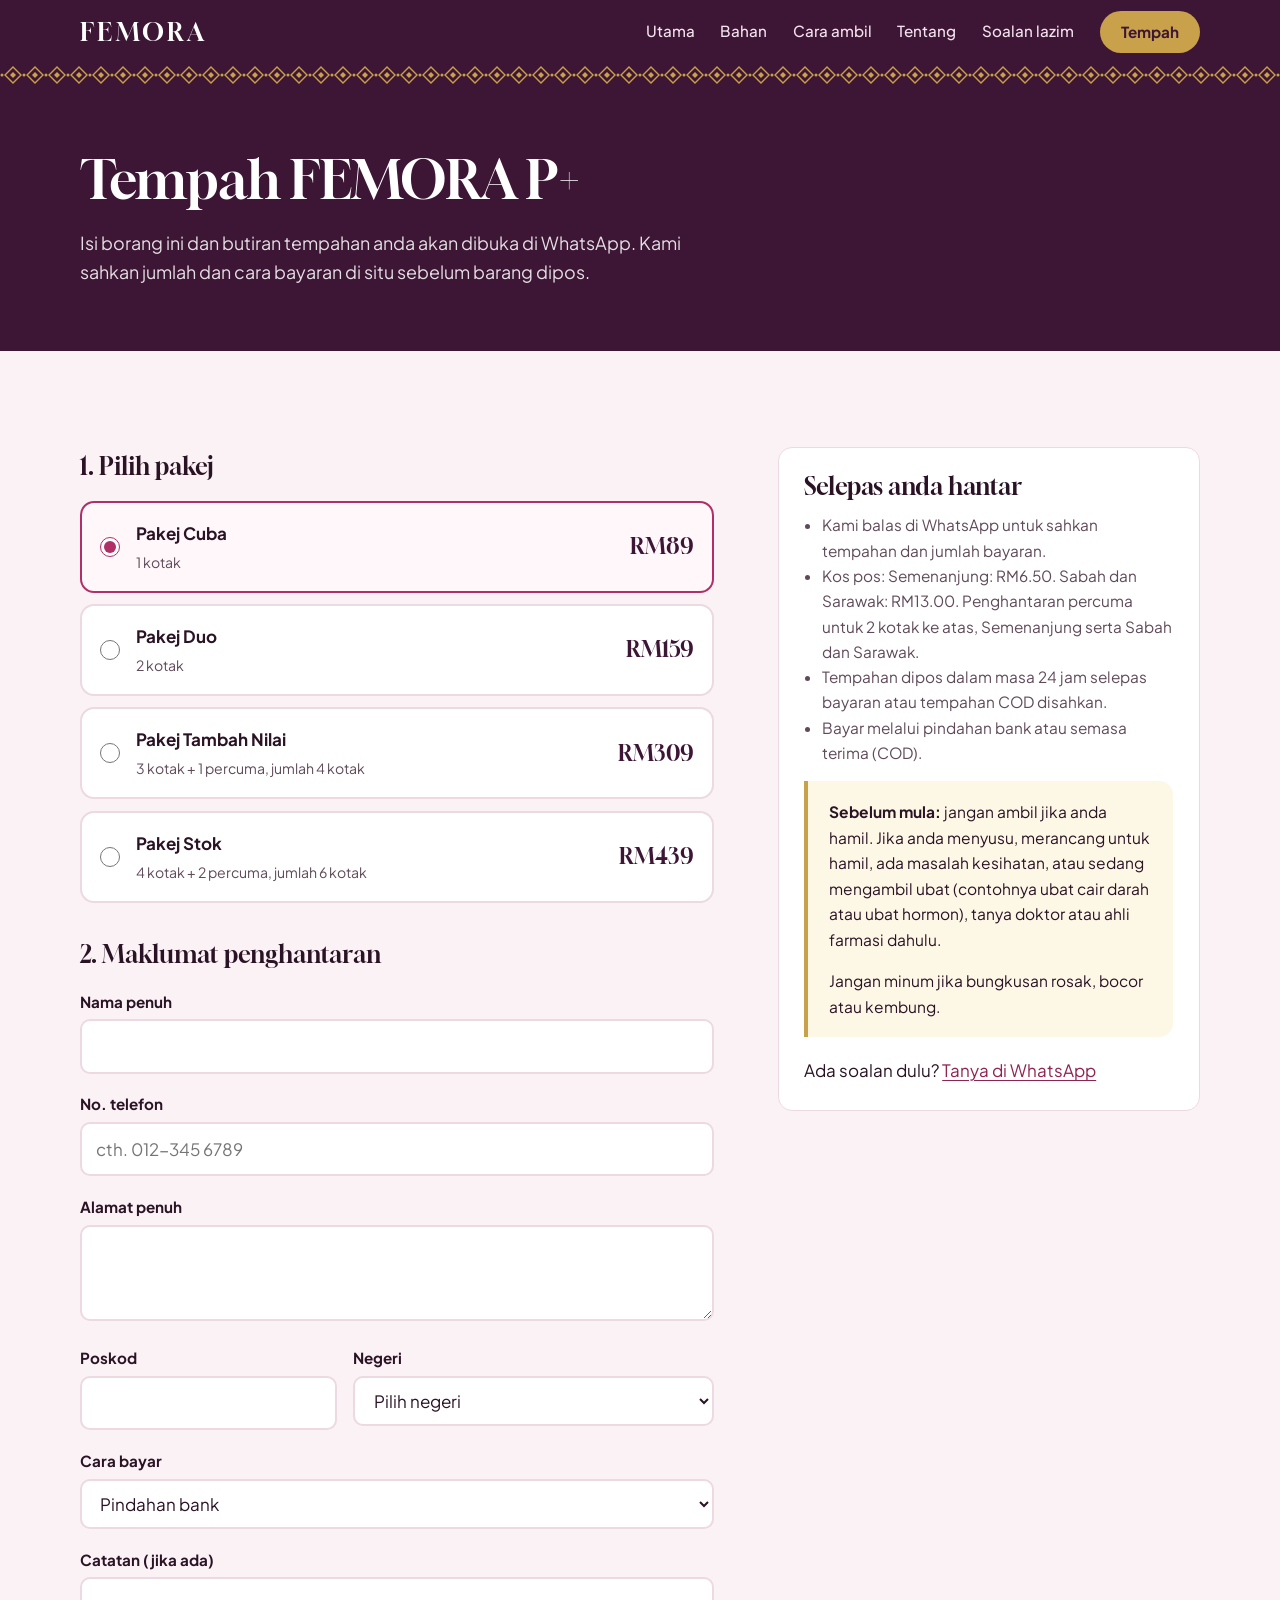
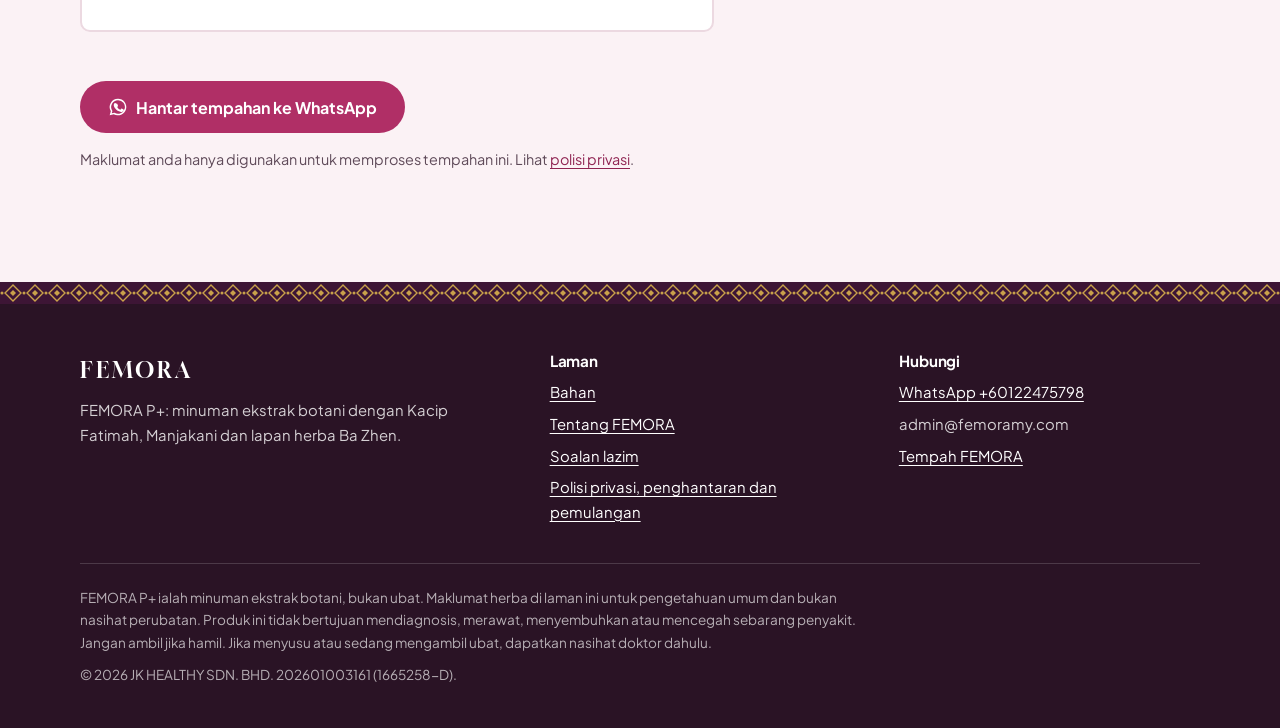
<file: tempah.html>
<!DOCTYPE html>
<html lang="ms">
<head>
<meta charset="utf-8">
<meta name="viewport" content="width=device-width, initial-scale=1">
<title>Tempah FEMORA</title>
<meta name="description" content="Tempah FEMORA melalui WhatsApp. Pilih pakej, isi alamat, dan kami sahkan tempahan anda.">

<link rel="canonical" href="https://femora-my.com/tempah.html">
<meta property="og:type" content="website">
<meta property="og:title" content="Tempah FEMORA">
<meta property="og:description" content="Tempah FEMORA melalui WhatsApp. Pilih pakej, isi alamat, dan kami sahkan tempahan anda.">
<meta property="og:locale" content="ms_MY">
<meta property="og:image" content="https://femora-my.com/img/og-image.jpg">
<meta name="theme-color" content="#3d1535">
<link rel="icon" href="data:image/svg+xml,%3Csvg xmlns='http://www.w3.org/2000/svg' viewBox='0 0 64 64'%3E%3Crect width='64' height='64' rx='14' fill='%233d1535'/%3E%3Ccircle cx='25' cy='32' r='14' fill='%233f7d5f'/%3E%3Ccircle cx='39' cy='32' r='14' fill='%23b02f66' fill-opacity='.9'/%3E%3C/svg%3E">
<link rel="preconnect" href="https://fonts.googleapis.com">
<link rel="preconnect" href="https://fonts.gstatic.com" crossorigin>
<link href="https://fonts.googleapis.com/css2?family=Gloock&family=Plus+Jakarta+Sans:ital,wght@0,400;0,500;0,700;1,400&display=swap" rel="stylesheet">
<link rel="stylesheet" href="css/site.css?v=3dfa946d">

</head>
<body class="">
<a class="langkau" href="#kandungan">Terus ke kandungan</a>

<header class="kepala">
  <div class="bekas kepala__dalam">
    <a class="jenama" href="index.html">FEMORA</a>
    <button class="nav-suis" type="button" aria-controls="nav" aria-expanded="false" aria-label="Buka menu"><svg viewBox="0 0 24 24" fill="none" stroke="currentColor" stroke-width="2" stroke-linecap="round" aria-hidden="true"><path d="M4 7h16M4 12h16M4 17h16"/></svg></button>
    <nav class="nav" id="nav" aria-label="Utama">
      <a href="index.html">Utama</a><a href="bahan.html">Bahan</a><a href="index.html#cara-ambil">Cara ambil</a><a href="tentang.html">Tentang</a><a href="soalan-lazim.html">Soalan lazim</a>
      <a class="butang butang--emas" href="tempah.html">Tempah</a>
    </nav>
  </div>
</header>
<div class="songket" aria-hidden="true"></div>
<main id="kandungan">

<section class="tajuk-halaman">
  <div class="bekas">
    <h1>Tempah FEMORA P+</h1>
    <p>Isi borang ini dan butiran tempahan anda akan dibuka di WhatsApp. Kami sahkan jumlah dan cara bayaran di situ sebelum barang dipos.</p>
  </div>
</section>

<section class="blok blok--kelopak">
  <div class="bekas tempah">
    <form class="borang" id="borang-tempah" novalidate data-whatsapp="60122475798" data-jenama="FEMORA P+">
      <fieldset>
        <legend>1. Pilih pakej</legend>
        <div class="pilih"><label>
  <input type="radio" name="pakej" value="1" data-nama="Pakej Cuba (1 kotak)" data-harga="RM89" checked>
  <span><b>Pakej Cuba</b><small>1 kotak</small></span>
  <span class="harga">RM89</span>
</label><label>
  <input type="radio" name="pakej" value="2" data-nama="Pakej Duo (2 kotak)" data-harga="RM159">
  <span><b>Pakej Duo</b><small>2 kotak</small></span>
  <span class="harga">RM159</span>
</label><label>
  <input type="radio" name="pakej" value="3" data-nama="Pakej Tambah Nilai (3 kotak + 1 percuma, jumlah 4 kotak)" data-harga="RM309">
  <span><b>Pakej Tambah Nilai</b><small>3 kotak + 1 percuma, jumlah 4 kotak</small></span>
  <span class="harga">RM309</span>
</label><label>
  <input type="radio" name="pakej" value="4" data-nama="Pakej Stok (4 kotak + 2 percuma, jumlah 6 kotak)" data-harga="RM439">
  <span><b>Pakej Stok</b><small>4 kotak + 2 percuma, jumlah 6 kotak</small></span>
  <span class="harga">RM439</span>
</label></div>
      </fieldset>

      <fieldset>
        <legend>2. Maklumat penghantaran</legend>
        <div class="medan" data-wajib>
          <label for="nama">Nama penuh</label>
          <input id="nama" name="nama" type="text" autocomplete="name" required>
          <p class="ralat">Masukkan nama penerima.</p>
        </div>
        <div class="medan" data-wajib>
          <label for="telefon">No. telefon</label>
          <input id="telefon" name="telefon" type="tel" inputmode="tel" autocomplete="tel" placeholder="cth. 012-345 6789" required>
          <p class="ralat">Masukkan nombor telefon yang boleh dihubungi kurier.</p>
        </div>
        <div class="medan" data-wajib>
          <label for="alamat">Alamat penuh</label>
          <textarea id="alamat" name="alamat" autocomplete="street-address" required></textarea>
          <p class="ralat">Masukkan alamat penghantaran.</p>
        </div>
        <div class="medan-baris">
          <div class="medan" data-wajib>
            <label for="poskod">Poskod</label>
            <input id="poskod" name="poskod" type="text" inputmode="numeric" autocomplete="postal-code" maxlength="5" required>
            <p class="ralat">Poskod mesti 5 angka.</p>
          </div>
          <div class="medan" data-wajib>
            <label for="negeri">Negeri</label>
            <select id="negeri" name="negeri" autocomplete="address-level1" required>
              <option value="">Pilih negeri</option><option>Johor</option><option>Kedah</option><option>Kelantan</option><option>Melaka</option><option>Negeri Sembilan</option><option>Pahang</option><option>Perak</option><option>Perlis</option><option>Pulau Pinang</option><option>Sabah</option><option>Sarawak</option><option>Selangor</option><option>Terengganu</option><option>W.P. Kuala Lumpur</option><option>W.P. Labuan</option><option>W.P. Putrajaya</option>
            </select>
            <p class="ralat">Pilih negeri.</p>
          </div>
        </div>
        <div class="medan"><label for="bayaran">Cara bayar</label>
<select id="bayaran" name="bayaran"><option>Pindahan bank</option><option>Bayar semasa terima (COD)</option></select></div>
        <div class="medan">
          <label for="catatan">Catatan (jika ada)</label>
          <input id="catatan" name="catatan" type="text">
        </div>
      </fieldset>

      <button class="butang butang--utama" type="submit"><svg viewBox="0 0 24 24" fill="currentColor" aria-hidden="true"><path d="M12 2a10 10 0 0 0-8.6 15.1L2 22l5-1.3A10 10 0 1 0 12 2zm0 1.8a8.2 8.2 0 1 1-4.2 15.2l-.3-.2-3 .8.8-2.9-.2-.3A8.2 8.2 0 0 1 12 3.8zM8.6 7.3c-.2 0-.5 0-.7.3-.3.3-1 .9-1 2.300s1 2.700 1.200 2.900c.1.2 2 3.200 5 4.400 2.500 1 3 .8 3.500.700.500 0 1.700-.700 2-1.400.200-.700.200-1.300.100-1.400l-.500-.300-1.700-.900c-.200 0-.400-.100-.600.200l-.800 1c-.100.200-.300.200-.500.100a6.700 6.700 0 0 1-2-1.200 7.400 7.400 0 0 1-1.400-1.700c-.100-.300 0-.400.100-.500l.400-.500.300-.400v-.500l-.800-1.900c-.200-.500-.400-.400-.600-.400z"/></svg>Hantar tempahan ke WhatsApp</button>
      <p class="kecil" style="margin-top:.9rem">Maklumat anda hanya digunakan untuk memproses tempahan ini. Lihat <a href="polisi.html">polisi privasi</a>.</p>

      <div class="sedia" id="sedia" aria-live="polite">
        <h2 style="font-size:1.4rem">Tempahan anda sedia dihantar</h2>
        <p>Jika WhatsApp tidak terbuka sendiri, tekan butang di bawah. Tempahan hanya sampai kepada kami selepas anda menekan “Send” di WhatsApp.</p>
        <pre id="mesej-pratonton"></pre>
        <a class="butang butang--utama" id="pautan-whatsapp" href="https://wa.me/60122475798?text=Salam%2C%20saya%20nak%20tahu%20lebih%20lanjut%20tentang%20FEMORA." target="_blank" rel="noopener"><svg viewBox="0 0 24 24" fill="currentColor" aria-hidden="true"><path d="M12 2a10 10 0 0 0-8.6 15.1L2 22l5-1.3A10 10 0 1 0 12 2zm0 1.8a8.2 8.2 0 1 1-4.2 15.2l-.3-.2-3 .8.8-2.9-.2-.3A8.2 8.2 0 0 1 12 3.8zM8.6 7.3c-.2 0-.5 0-.7.3-.3.3-1 .9-1 2.300s1 2.700 1.200 2.900c.1.2 2 3.200 5 4.400 2.500 1 3 .8 3.500.700.500 0 1.700-.700 2-1.400.200-.700.200-1.300.100-1.400l-.500-.300-1.700-.900c-.200 0-.400-.100-.600.200l-.800 1c-.100.200-.300.200-.500.100a6.700 6.700 0 0 1-2-1.200 7.400 7.400 0 0 1-1.400-1.700c-.100-.300 0-.400.100-.500l.400-.500.300-.400v-.500l-.800-1.900c-.200-.500-.400-.400-.600-.400z"/></svg>Buka WhatsApp</a>
      </div>
    </form>

    <aside class="ringkasan">
      <h2>Selepas anda hantar</h2>
      <ul>
        <li>Kami balas di WhatsApp untuk sahkan tempahan dan jumlah bayaran.</li>
        <li>Kos pos: Semenanjung: RM6.50. Sabah dan Sarawak: RM13.00. Penghantaran percuma untuk 2 kotak ke atas, Semenanjung serta Sabah dan Sarawak.</li>
        <li>Tempahan dipos dalam masa 24 jam selepas bayaran atau tempahan COD disahkan.</li>
        <li>Bayar melalui pindahan bank atau semasa terima (COD).</li>
      </ul>
      <div class="amaran">
  <p><b>Sebelum mula:</b> jangan ambil jika anda hamil. Jika anda menyusu, merancang untuk hamil, ada masalah kesihatan,
  atau sedang mengambil ubat (contohnya ubat cair darah atau ubat hormon), tanya doktor atau ahli farmasi dahulu.</p>
  <p>Jangan minum jika bungkusan rosak, bocor atau kembung.</p>
</div>
      <p style="margin:1.2rem 0 0">Ada soalan dulu? <a href="https://wa.me/60122475798?text=Salam%2C%20saya%20nak%20tahu%20lebih%20lanjut%20tentang%20FEMORA." target="_blank" rel="noopener">Tanya di WhatsApp</a></p>
    </aside>
  </div>
</section>

</main>
<div class="songket" aria-hidden="true"></div>
<footer class="kaki">
  <div class="bekas">
    <div class="kaki__grid">
      <div>
        <a class="jenama" href="index.html">FEMORA</a>
        <p>FEMORA P+: minuman ekstrak botani dengan Kacip Fatimah, Manjakani dan lapan herba Ba Zhen.</p>
      </div>
      <div>
        <h2>Laman</h2>
        <ul>
          <li><a href="bahan.html">Bahan</a></li>
          <li><a href="tentang.html">Tentang FEMORA</a></li>
          <li><a href="soalan-lazim.html">Soalan lazim</a></li>
          <li><a href="polisi.html">Polisi privasi, penghantaran dan pemulangan</a></li>
        </ul>
      </div>
      <div>
        <h2>Hubungi</h2>
        <ul>
          <li><a href="https://wa.me/60122475798?text=Salam%2C%20saya%20nak%20tahu%20lebih%20lanjut%20tentang%20FEMORA." target="_blank" rel="noopener">WhatsApp +60122475798</a></li>
          <li>admin@femoramy.com</li>
          <li><a href="tempah.html">Tempah FEMORA</a></li>
        </ul>
      </div>
    </div>
    <div class="kaki__penafian">
      <p>FEMORA P+ ialah minuman ekstrak botani, bukan ubat. Maklumat herba di laman ini untuk pengetahuan umum dan bukan nasihat perubatan.
      Produk ini tidak bertujuan mendiagnosis, merawat, menyembuhkan atau mencegah sebarang penyakit.
      Jangan ambil jika hamil. Jika menyusu atau sedang mengambil ubat, dapatkan nasihat doktor dahulu.</p>
      <p>&copy; 2026 JK HEALTHY SDN. BHD. 202601003161 (1665258-D).</p>
    </div>
  </div>
</footer>

<script src="js/site.js?v=866c81fa" defer></script>
</body>
</html>
</file>
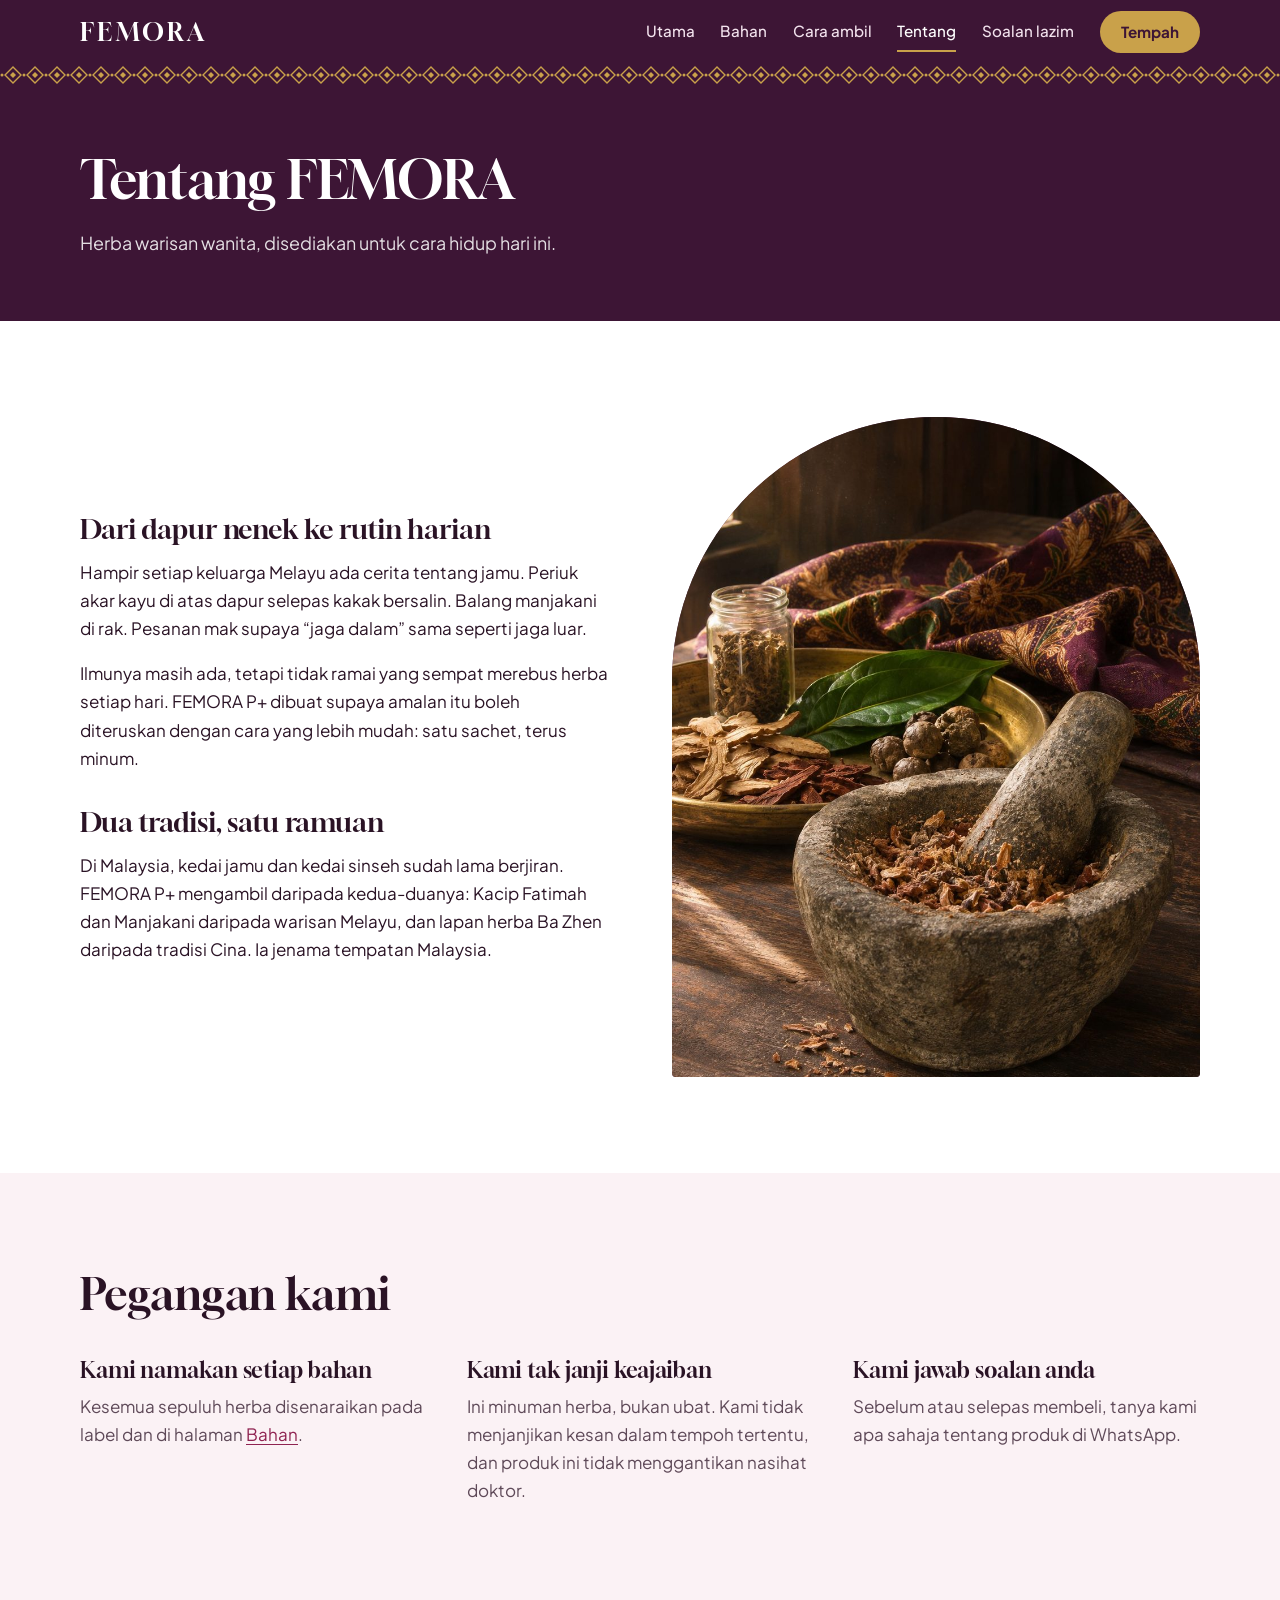
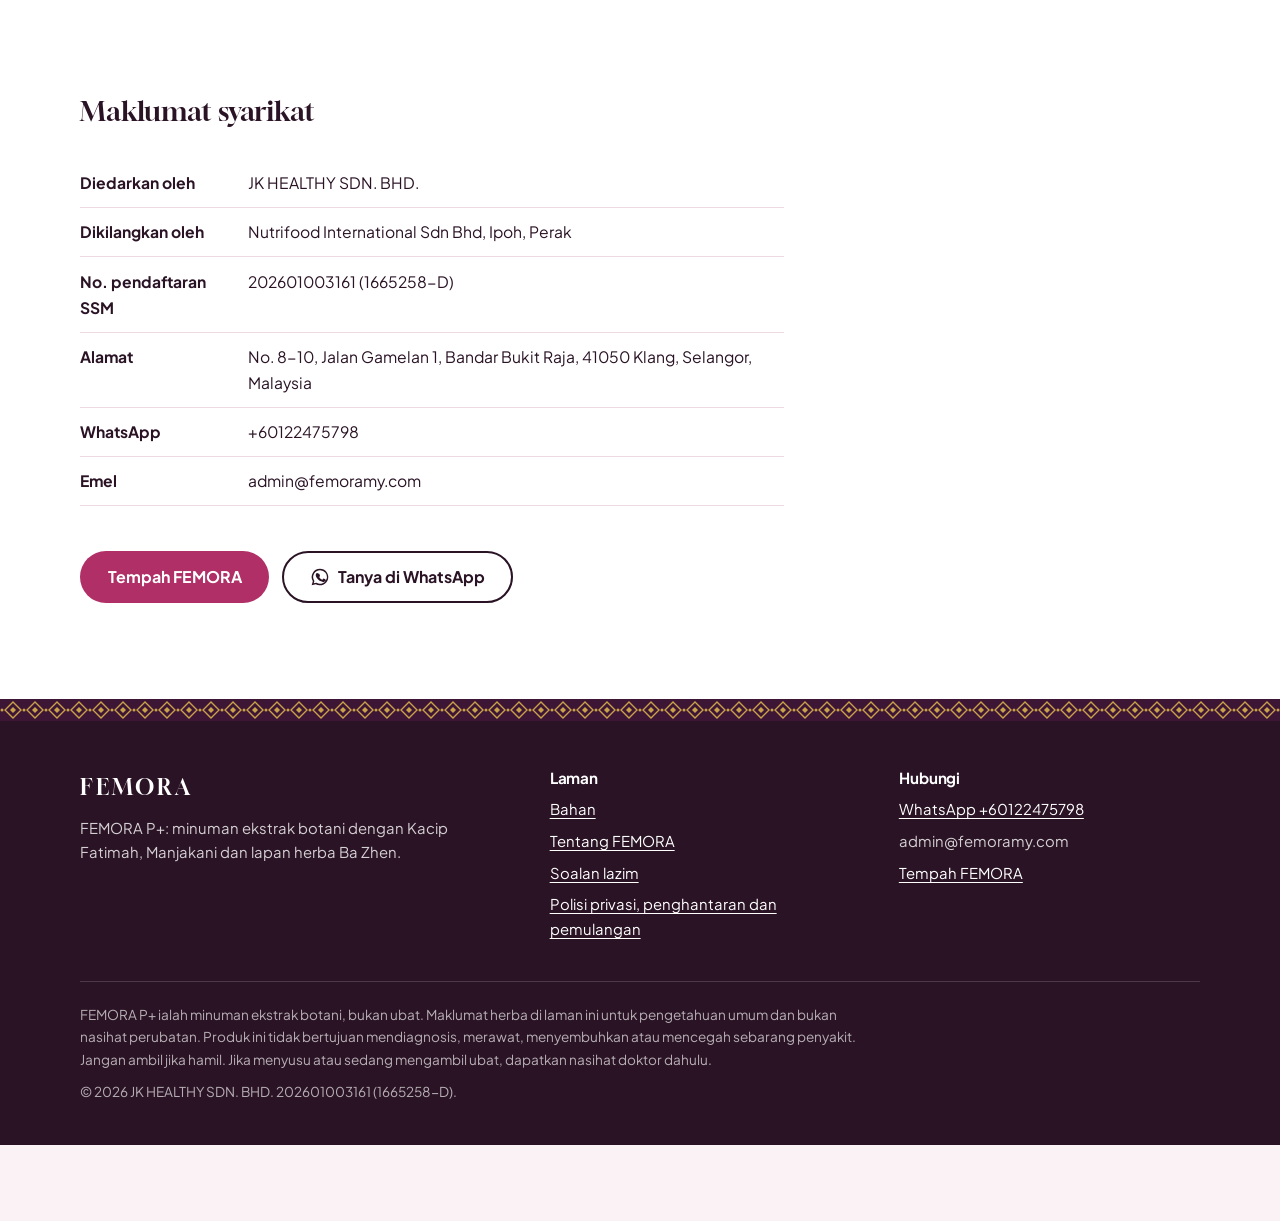
<file: tentang.html>
<!DOCTYPE html>
<html lang="ms">
<head>
<meta charset="utf-8">
<meta name="viewport" content="width=device-width, initial-scale=1">
<title>Tentang FEMORA</title>
<meta name="description" content="FEMORA P+: minuman ekstrak botani tempatan yang menghimpunkan herba warisan Melayu dan ramuan klasik Ba Zhen.">

<link rel="canonical" href="https://femora-my.com/tentang.html">
<meta property="og:type" content="website">
<meta property="og:title" content="Tentang FEMORA">
<meta property="og:description" content="FEMORA P+: minuman ekstrak botani tempatan yang menghimpunkan herba warisan Melayu dan ramuan klasik Ba Zhen.">
<meta property="og:locale" content="ms_MY">
<meta property="og:image" content="https://femora-my.com/img/og-image.jpg">
<meta name="theme-color" content="#3d1535">
<link rel="icon" href="data:image/svg+xml,%3Csvg xmlns='http://www.w3.org/2000/svg' viewBox='0 0 64 64'%3E%3Crect width='64' height='64' rx='14' fill='%233d1535'/%3E%3Ccircle cx='25' cy='32' r='14' fill='%233f7d5f'/%3E%3Ccircle cx='39' cy='32' r='14' fill='%23b02f66' fill-opacity='.9'/%3E%3C/svg%3E">
<link rel="preconnect" href="https://fonts.googleapis.com">
<link rel="preconnect" href="https://fonts.gstatic.com" crossorigin>
<link href="https://fonts.googleapis.com/css2?family=Gloock&family=Plus+Jakarta+Sans:ital,wght@0,400;0,500;0,700;1,400&display=swap" rel="stylesheet">
<link rel="stylesheet" href="css/site.css?v=3dfa946d">

</head>
<body class="ada-bar">
<a class="langkau" href="#kandungan">Terus ke kandungan</a>

<header class="kepala">
  <div class="bekas kepala__dalam">
    <a class="jenama" href="index.html">FEMORA</a>
    <button class="nav-suis" type="button" aria-controls="nav" aria-expanded="false" aria-label="Buka menu"><svg viewBox="0 0 24 24" fill="none" stroke="currentColor" stroke-width="2" stroke-linecap="round" aria-hidden="true"><path d="M4 7h16M4 12h16M4 17h16"/></svg></button>
    <nav class="nav" id="nav" aria-label="Utama">
      <a href="index.html">Utama</a><a href="bahan.html">Bahan</a><a href="index.html#cara-ambil">Cara ambil</a><a href="tentang.html" aria-current="page">Tentang</a><a href="soalan-lazim.html">Soalan lazim</a>
      <a class="butang butang--emas" href="tempah.html">Tempah</a>
    </nav>
  </div>
</header>
<div class="songket" aria-hidden="true"></div>
<main id="kandungan">

<section class="tajuk-halaman">
  <div class="bekas">
    <h1>Tentang FEMORA</h1>
    <p>Herba warisan wanita, disediakan untuk cara hidup hari ini.</p>
  </div>
</section>

<section class="blok blok--putih">
  <div class="bekas dua">
    <div class="prosa">
      <h2>Dari dapur nenek ke rutin harian</h2>
      <p>Hampir setiap keluarga Melayu ada cerita tentang jamu. Periuk akar kayu di atas dapur selepas kakak bersalin. Balang manjakani di rak. Pesanan mak supaya “jaga dalam” sama seperti jaga luar.</p>
      <p>Ilmunya masih ada, tetapi tidak ramai yang sempat merebus herba setiap hari. FEMORA P+ dibuat supaya amalan itu boleh diteruskan dengan cara yang lebih mudah: satu sachet, terus minum.</p>
      <h2>Dua tradisi, satu ramuan</h2>
      <p>Di Malaysia, kedai jamu dan kedai sinseh sudah lama berjiran. FEMORA P+ mengambil daripada kedua-duanya: Kacip Fatimah dan Manjakani daripada warisan Melayu, dan lapan herba Ba Zhen daripada tradisi Cina. Ia jenama tempatan Malaysia.</p>
    </div>
    <div class="foto foto--gerbang"><img src="img/warisan.jpg" alt="Herba kering, lesung batu dan kain batik di atas meja kayu" loading="lazy" onerror="this.remove()"></div>
  </div>
</section>

<section class="blok blok--kelopak">
  <div class="bekas">
    <div class="blok__kepala"><h2>Pegangan kami</h2></div>
    <div class="sebab">
      <div><h3>Kami namakan setiap bahan</h3><p>Kesemua sepuluh herba disenaraikan pada label dan di halaman <a href="bahan.html">Bahan</a>.</p></div>
      <div><h3>Kami tak janji keajaiban</h3><p>Ini minuman herba, bukan ubat. Kami tidak menjanjikan kesan dalam tempoh tertentu, dan produk ini tidak menggantikan nasihat doktor.</p></div>
      <div><h3>Kami jawab soalan anda</h3><p>Sebelum atau selepas membeli, tanya kami apa sahaja tentang produk di WhatsApp.</p></div>
    </div>
  </div>
</section>

<section class="blok blok--putih">
  <div class="bekas">
    <div class="prosa">
      <h2>Maklumat syarikat</h2>
      <div class="jadual-balut">
      <table class="jadual">
        <tbody>
          <tr><th scope="row">Diedarkan oleh</th><td>JK HEALTHY SDN. BHD.</td></tr>
          <tr><th scope="row">Dikilangkan oleh</th><td>Nutrifood International Sdn Bhd, Ipoh, Perak</td></tr>
          <tr><th scope="row">No. pendaftaran SSM</th><td>202601003161 (1665258-D)</td></tr>
          <tr><th scope="row">Alamat</th><td>No. 8-10, Jalan Gamelan 1, Bandar Bukit Raja, 41050 Klang, Selangor, Malaysia</td></tr>
          
          <tr><th scope="row">WhatsApp</th><td>+60122475798</td></tr>
          <tr><th scope="row">Emel</th><td>admin@femoramy.com</td></tr>
        </tbody>
      </table>
      </div>
      <div class="butang-baris"><a class="butang butang--utama" href="tempah.html">Tempah FEMORA</a><a class="butang butang--garis" href="https://wa.me/60122475798?text=Salam%2C%20saya%20nak%20tahu%20lebih%20lanjut%20tentang%20FEMORA." target="_blank" rel="noopener"><svg viewBox="0 0 24 24" fill="currentColor" aria-hidden="true"><path d="M12 2a10 10 0 0 0-8.6 15.1L2 22l5-1.3A10 10 0 1 0 12 2zm0 1.8a8.2 8.2 0 1 1-4.2 15.2l-.3-.2-3 .8.8-2.9-.2-.3A8.2 8.2 0 0 1 12 3.8zM8.6 7.3c-.2 0-.5 0-.7.3-.3.3-1 .9-1 2.300s1 2.700 1.200 2.900c.1.2 2 3.200 5 4.400 2.500 1 3 .8 3.500.700.500 0 1.700-.700 2-1.400.200-.700.200-1.300.100-1.400l-.500-.300-1.700-.900c-.200 0-.400-.100-.600.200l-.800 1c-.100.200-.300.200-.500.100a6.700 6.700 0 0 1-2-1.200 7.400 7.400 0 0 1-1.400-1.700c-.100-.300 0-.400.100-.500l.400-.500.300-.400v-.500l-.800-1.900c-.200-.500-.400-.400-.600-.400z"/></svg>Tanya di WhatsApp</a></div>
    </div>
  </div>
</section>

</main>
<div class="songket" aria-hidden="true"></div>
<footer class="kaki">
  <div class="bekas">
    <div class="kaki__grid">
      <div>
        <a class="jenama" href="index.html">FEMORA</a>
        <p>FEMORA P+: minuman ekstrak botani dengan Kacip Fatimah, Manjakani dan lapan herba Ba Zhen.</p>
      </div>
      <div>
        <h2>Laman</h2>
        <ul>
          <li><a href="bahan.html">Bahan</a></li>
          <li><a href="tentang.html">Tentang FEMORA</a></li>
          <li><a href="soalan-lazim.html">Soalan lazim</a></li>
          <li><a href="polisi.html">Polisi privasi, penghantaran dan pemulangan</a></li>
        </ul>
      </div>
      <div>
        <h2>Hubungi</h2>
        <ul>
          <li><a href="https://wa.me/60122475798?text=Salam%2C%20saya%20nak%20tahu%20lebih%20lanjut%20tentang%20FEMORA." target="_blank" rel="noopener">WhatsApp +60122475798</a></li>
          <li>admin@femoramy.com</li>
          <li><a href="tempah.html">Tempah FEMORA</a></li>
        </ul>
      </div>
    </div>
    <div class="kaki__penafian">
      <p>FEMORA P+ ialah minuman ekstrak botani, bukan ubat. Maklumat herba di laman ini untuk pengetahuan umum dan bukan nasihat perubatan.
      Produk ini tidak bertujuan mendiagnosis, merawat, menyembuhkan atau mencegah sebarang penyakit.
      Jangan ambil jika hamil. Jika menyusu atau sedang mengambil ubat, dapatkan nasihat doktor dahulu.</p>
      <p>&copy; 2026 JK HEALTHY SDN. BHD. 202601003161 (1665258-D).</p>
    </div>
  </div>
</footer>
<div class="bar-tempah"><a class="butang butang--utama" href="tempah.html">Tempah FEMORA</a></div>
<script src="js/site.js?v=866c81fa" defer></script>
</body>
</html>
</file>
<file: css/site.css>
/* FEMORA — gaya laman
   Warna: manggis (ungu gelap), kesumba (merah jambu tua), daun (hijau), emas songket, kelopak (latar) */
:root {
  --manggis: #3d1535;
  --manggis-2: #561f4a;
  --kesumba: #b02f66;
  --kesumba-gelap: #8f2351;
  --daun: #2c5a45;
  --daun-muda: #e4efe7;
  --emas: #c9a14a;
  --emas-muda: #f1e2ba;
  --kelopak: #fbf2f5;
  --putih: #ffffff;
  --dakwat: #2a1325;
  --dakwat-2: #5f4a59;
  --garis: #ecd9e1;
  --paparan: "Gloock", "Georgia", serif;
  --badan: "Plus Jakarta Sans", system-ui, -apple-system, "Segoe UI", sans-serif;
  --lebar: 1120px;
  --jejari: 14px;
}

*, *::before, *::after { box-sizing: border-box; }
html { scroll-behavior: smooth; -webkit-text-size-adjust: 100%; }
body {
  margin: 0;
  font-family: var(--badan);
  font-size: 1.0625rem;
  line-height: 1.65;
  color: var(--dakwat);
  background: var(--kelopak);
}
body.ada-bar { padding-bottom: 76px; }
img, svg { max-width: 100%; display: block; }
a { color: var(--kesumba-gelap); text-underline-offset: 3px; }
a:hover { color: var(--manggis); }
h1, h2, h3 { font-family: var(--paparan); font-weight: 400; line-height: 1.12; margin: 0 0 .5em; letter-spacing: -.005em; text-wrap: balance; }
h1 { font-size: clamp(2.3rem, 6.2vw, 4.1rem); }
h2 { font-size: clamp(1.8rem, 4.2vw, 2.75rem); }
h3 { font-size: 1.4rem; line-height: 1.2; }
p { margin: 0 0 1em; }
.pendek { max-width: 62ch; }
.kecil { font-size: .9rem; color: var(--dakwat-2); }
:focus-visible { outline: 3px solid var(--emas); outline-offset: 3px; border-radius: 4px; }
.langkau { position: absolute; left: -999px; top: 0; background: var(--putih); padding: .6rem 1rem; z-index: 100; }
.langkau:focus { left: 8px; top: 8px; }

.bekas { width: min(100% - 2.5rem, var(--lebar)); margin-inline: auto; }

/* ---------- Butang ---------- */
.butang {
  display: inline-flex; align-items: center; justify-content: center; gap: .55rem;
  min-height: 52px; padding: .8rem 1.6rem;
  border-radius: 999px; border: 2px solid transparent;
  font: 700 1rem/1.2 var(--badan); text-decoration: none; cursor: pointer;
  transition: background-color .15s, color .15s, border-color .15s;
}
.butang--utama { background: var(--kesumba); color: #fff; }
.butang--utama:hover { background: var(--kesumba-gelap); color: #fff; }
.butang--emas { background: var(--emas); color: var(--manggis); }
.butang--emas:hover { background: #dab661; color: var(--manggis); }
.butang--garis { border-color: currentColor; color: inherit; background: transparent; }
.butang--garis:hover { background: rgba(255,255,255,.12); color: inherit; }
.blok--putih .butang--garis:hover, .blok--kelopak .butang--garis:hover { background: var(--kelopak); }
.butang svg { width: 20px; height: 20px; flex: none; }
.butang-baris { display: flex; flex-wrap: wrap; gap: .8rem; margin-top: 1.6rem; }

/* ---------- Jalur songket ---------- */
.songket {
  height: 22px;
  background-color: var(--manggis);
  background-image: url("data:image/svg+xml,%3Csvg xmlns='http://www.w3.org/2000/svg' width='44' height='22' viewBox='0 0 44 22'%3E%3Cg fill='none' stroke='%23c9a14a' stroke-width='1.4'%3E%3Cpath d='M11 3l8 8-8 8-8-8z'/%3E%3Cpath d='M33 3l8 8-8 8-8-8z'/%3E%3C/g%3E%3Cg fill='%23c9a14a'%3E%3Cpath d='M11 8l3 3-3 3-3-3z'/%3E%3Cpath d='M33 8l3 3-3 3-3-3z'/%3E%3Ccircle cx='22' cy='11' r='1.5'/%3E%3Ccircle cx='0' cy='11' r='1.5'/%3E%3Ccircle cx='44' cy='11' r='1.5'/%3E%3C/g%3E%3C/svg%3E");
  background-repeat: repeat-x; background-position: center;
}

/* ---------- Pengepala ---------- */
.draf-bar { background: #fff3c4; color: #5b4300; font-size: .85rem; padding: .5rem 0; border-bottom: 1px solid #ecd98a; }
.draf-bar strong { font-weight: 700; }
.kepala { background: var(--manggis); color: #fff; position: sticky; top: 0; z-index: 50; }
.kepala__dalam { display: flex; align-items: center; justify-content: space-between; gap: 1rem; min-height: 64px; }
.jenama { font-family: var(--paparan); font-size: 1.55rem; letter-spacing: .14em; color: #fff; text-decoration: none; }
.jenama:hover { color: var(--emas-muda); }
.nav { display: flex; align-items: center; gap: 1.6rem; }
.nav a { color: #f3e3ee; text-decoration: none; font-size: .95rem; font-weight: 500; padding: .4rem 0; border-bottom: 2px solid transparent; }
.nav a:hover, .nav a[aria-current="page"] { color: #fff; border-bottom-color: var(--emas); }
.nav .butang { min-height: 42px; padding: .5rem 1.2rem; border-bottom: 2px solid transparent; color: var(--manggis); font-weight: 700; }
.nav .butang:hover { color: var(--manggis); border-bottom-color: transparent; }
.nav-suis { display: none; background: none; border: 0; color: #fff; width: 44px; height: 44px; padding: 10px; cursor: pointer; }
.nav-suis svg { width: 24px; height: 24px; }

@media (max-width: 860px) {
  .nav-suis { display: block; }
  .nav { display: none; position: absolute; left: 0; right: 0; top: 100%; background: var(--manggis-2); flex-direction: column; align-items: stretch; gap: 0; padding: .5rem 1.25rem 1.25rem; }
  .nav.buka { display: flex; }
  .nav a { padding: .9rem 0; border-bottom: 1px solid rgba(255,255,255,.12); font-size: 1.05rem; }
  .nav .butang { margin-top: 1rem; }
}

/* ---------- Blok seksyen ---------- */
.blok { padding: clamp(3.2rem, 8vw, 6rem) 0; }
.blok--putih { background: var(--putih); }
.blok--kelopak { background: var(--kelopak); }
.blok--gelap { background: var(--manggis); color: #fff; }
.blok--daun { background: var(--daun); color: #fff; }
.blok--gelap a:not(.butang), .blok--daun a:not(.butang) { color: var(--emas-muda); }
.blok--gelap .kecil, .blok--daun .kecil { color: rgba(255,255,255,.78); }
.blok__kepala { margin-bottom: 2.4rem; max-width: 46rem; }
.blok__kepala p { font-size: 1.12rem; color: var(--dakwat-2); }
.blok--gelap .blok__kepala p, .blok--daun .blok__kepala p { color: rgba(255,255,255,.85); }

/* ---------- Hero ---------- */
.hero { background: var(--manggis); color: #fff; padding: clamp(2.6rem, 7vw, 5rem) 0 clamp(3rem, 7vw, 5rem); overflow: hidden; }
.hero__grid { display: grid; grid-template-columns: 1.15fr .85fr; gap: clamp(2rem, 5vw, 4.5rem); align-items: center; }
.hero h1 { margin-bottom: .45em; }
.hero__sub { font-size: 1.15rem; color: rgba(255,255,255,.88); max-width: 34rem; }
.hero__tuntutan { margin-top: 1.5rem; font-size: .92rem; color: var(--emas-muda); }
@media (max-width: 860px) {
  .hero__grid { grid-template-columns: 1fr; }
  .hero__rajah { max-width: 340px; margin-inline: auto; }
}

/* Rajah formula 2 + 8 */
.rajah { margin: 0; }
.rajah svg { width: 100%; height: auto; overflow: visible; }
.rajah text { font-family: var(--badan); }
.rajah .r-nama { font-family: var(--paparan); font-size: 21px; fill: #fff; }
.rajah .r-latin { font-size: 10.5px; fill: rgba(255,255,255,.85); font-style: italic; }
.rajah .r-titik { fill: var(--emas); }
.rajah .r-orbit { fill: none; stroke: var(--emas); stroke-opacity: .55; stroke-width: 1.2; stroke-dasharray: 2 7; stroke-linecap: round; }
.rajah figcaption { text-align: center; margin-top: 1rem; font-size: .95rem; color: var(--emas-muda); }
.blok--putih .rajah figcaption, .blok--kelopak .rajah figcaption { color: var(--dakwat-2); }
@media (prefers-reduced-motion: no-preference) {
  .rajah--hidup .r-titik { opacity: 0; transform-box: fill-box; transform-origin: center; animation: titik .5s cubic-bezier(.2,.9,.3,1.3) forwards; animation-delay: calc(.5s + var(--i) * .11s); }
  .rajah--hidup .r-bulat { opacity: 0; animation: bulat .7s ease-out forwards; }
  .rajah--hidup .r-bulat--2 { animation-delay: .18s; }
  @keyframes titik { from { opacity: 0; transform: scale(.2); } to { opacity: 1; transform: scale(1); } }
  @keyframes bulat { from { opacity: 0; } to { opacity: 1; } }
}

/* ---------- Jalur fakta ---------- */
.fakta { background: var(--putih); border-bottom: 1px solid var(--garis); }
.fakta ul { list-style: none; margin: 0; padding: 1.1rem 0; display: flex; flex-wrap: wrap; gap: .6rem 2.2rem; justify-content: center; }
.fakta li { display: flex; align-items: center; gap: .55rem; font-size: .95rem; font-weight: 500; }
.fakta svg { width: 20px; height: 20px; color: var(--daun); flex: none; }

/* ---------- Foto ---------- */
.foto { position: relative; overflow: hidden; border-radius: var(--jejari); background-color: var(--manggis-2);
  background-image: url("data:image/svg+xml,%3Csvg xmlns='http://www.w3.org/2000/svg' width='40' height='40' viewBox='0 0 40 40'%3E%3Cpath d='M20 4l16 16-16 16L4 20z' fill='none' stroke='%23c9a14a' stroke-opacity='.35' stroke-width='1'/%3E%3Cpath d='M20 15l5 5-5 5-5-5z' fill='%23c9a14a' fill-opacity='.3'/%3E%3C/svg%3E");
  aspect-ratio: 4 / 5; }
.foto--petak { aspect-ratio: 1 / 1; }
.foto--lebar { aspect-ratio: 3 / 2; }
.foto--gerbang { border-radius: 999px 999px var(--jejari) var(--jejari); }
.foto img { position: absolute; inset: 0; width: 100%; height: 100%; object-fit: cover; }
.foto__nota { position: absolute; left: 50%; top: 50%; transform: translate(-50%,-50%); background: rgba(255,255,255,.92); color: var(--manggis); font-size: .8rem; font-weight: 700; padding: .35rem .7rem; border-radius: 6px; white-space: nowrap; }

/* ---------- Dua lajur ---------- */
.dua { display: grid; grid-template-columns: 1fr 1fr; gap: clamp(2rem, 5vw, 4.5rem); align-items: center; }
.dua--foto-kecil { grid-template-columns: .8fr 1.2fr; }
.dua--terbalik > :first-child { order: 2; }
@media (max-width: 860px) {
  .dua, .dua--foto-kecil { grid-template-columns: 1fr; }
  .dua--terbalik > :first-child { order: 0; }
  .dua .foto { max-width: 420px; }
}

/* ---------- Senarai pengamal ---------- */
.siapa { list-style: none; margin: 0; padding: 0; display: grid; grid-template-columns: repeat(2, 1fr); gap: 0 3rem; }
.siapa li { padding: 1.4rem 0; border-top: 1px solid var(--garis); }
.siapa h3 { margin-bottom: .3em; }
.siapa p { margin: 0; color: var(--dakwat-2); }
@media (max-width: 700px) { .siapa { grid-template-columns: 1fr; } }

/* ---------- Herba utama ---------- */
.herba { display: grid; grid-template-columns: 1fr 1fr; gap: clamp(1.5rem, 4vw, 3rem); }
.herba__kad { background: var(--putih); border-radius: var(--jejari); overflow: hidden; display: flex; flex-direction: column; }
.blok--putih .herba__kad { background: var(--kelopak); }
.herba__kad .foto { border-radius: 0; aspect-ratio: 4 / 3; }
.herba__isi { padding: 1.6rem 1.6rem 1.8rem; border-top: 4px solid var(--daun); flex: 1; }
.herba__kad--manjakani .herba__isi { border-top-color: var(--kesumba); }
.herba__latin { font-style: italic; color: var(--dakwat-2); font-size: .95rem; margin-bottom: .8rem; }
.herba__isi p:last-child { margin-bottom: 0; }
@media (max-width: 760px) { .herba { grid-template-columns: 1fr; } }

/* ---------- Ba Zhen ---------- */
.lapan { list-style: none; margin: 1.8rem 0 0; padding: 0; display: grid; grid-template-columns: repeat(2, 1fr); gap: .1rem 2rem; }
.lapan li { display: flex; align-items: baseline; gap: .7rem; padding: .7rem 0; border-bottom: 1px solid rgba(255,255,255,.18); }
.lapan li::before { content: ""; width: 9px; height: 9px; border-radius: 50%; background: var(--emas); flex: none; transform: translateY(-1px); }
.lapan b { font-weight: 700; }
.lapan span { color: rgba(255,255,255,.78); font-size: .92rem; }
@media (max-width: 520px) { .lapan { grid-template-columns: 1fr; } }

/* ---------- Sebab ---------- */
.sebab { display: grid; grid-template-columns: repeat(auto-fit, minmax(230px, 1fr)); gap: 2rem 2.5rem; }
.sebab h3 { margin-bottom: .35em; }
.sebab p { margin: 0; color: var(--dakwat-2); }
.sebab svg { width: 34px; height: 34px; color: var(--kesumba); margin-bottom: .9rem; }

/* ---------- Langkah ---------- */
.langkah { list-style: none; counter-reset: l; margin: 0; padding: 0; display: grid; gap: 1.2rem; }
.langkah li { counter-increment: l; display: grid; grid-template-columns: 52px 1fr; gap: 1rem; align-items: start; }
.langkah li::before { content: counter(l); font-family: var(--paparan); font-size: 1.5rem; width: 52px; height: 52px; border-radius: 50%; background: var(--emas-muda); color: var(--manggis); display: grid; place-items: center; }
.langkah h3 { font-size: 1.2rem; margin: .35rem 0 .2rem; }
.langkah p { margin: 0; color: var(--dakwat-2); }

/* ---------- Amaran ---------- */
.amaran { border-left: 4px solid var(--emas); background: #fdf7e6; padding: 1.1rem 1.3rem; border-radius: 0 var(--jejari) var(--jejari) 0; font-size: .97rem; }
.amaran p:last-child { margin-bottom: 0; }
.amaran b { font-weight: 700; }

/* ---------- Testimoni ---------- */
.testi { display: grid; grid-template-columns: repeat(auto-fit, minmax(260px, 1fr)); gap: 1.5rem; }
.testi blockquote { margin: 0; background: var(--putih); border-radius: var(--jejari); padding: 1.6rem; }
.testi blockquote p { font-size: 1.05rem; }
.testi cite { font-style: normal; font-weight: 700; font-size: .92rem; color: var(--dakwat-2); }

/* ---------- Pakej ---------- */
.pakej { display: grid; grid-template-columns: repeat(auto-fit, minmax(230px, 1fr)); gap: 1.6rem 1.2rem; align-items: stretch; }
.pakej__kad { position: relative; background: var(--putih); border: 2px solid var(--garis); border-radius: var(--jejari); padding: 1.1rem 1.1rem 1.4rem; display: flex; flex-direction: column; }
.pakej__kad--pilihan { border-color: var(--kesumba); }
.pakej__gambar { width: 100%; height: auto; aspect-ratio: 3 / 2; object-fit: cover; border-radius: 10px; margin-bottom: 1.1rem; background: #f6cdd8; }
.pakej__lencana { position: absolute; z-index: 1; top: -13px; left: 1.1rem; background: var(--kesumba); color: #fff; font-size: .8rem; font-weight: 700; padding: .2rem .8rem; border-radius: 999px; }
.pakej__nama { font-family: var(--paparan); font-size: 1.45rem; margin: 0; }
.pakej__label { color: var(--dakwat-2); font-size: .95rem; margin: .1rem 0 1rem; }
.pakej__harga { font-family: var(--paparan); font-size: 2.5rem; line-height: 1; color: var(--manggis); margin: 0; }
.pakej__asal { color: var(--dakwat-2); font-size: .95rem; min-height: 1.5em; margin: .35rem 0 0; }
.pakej__nota { font-size: .92rem; font-weight: 700; color: var(--daun); margin: .8rem 0 1.3rem; flex: 1; }
.pakej__kad .butang { width: 100%; }

/* ---------- Soalan lazim ---------- */
.soalan { max-width: 46rem; }
.soalan details { border-bottom: 1px solid var(--garis); }
.soalan summary { cursor: pointer; list-style: none; padding: 1.15rem 2.5rem 1.15rem 0; position: relative; font-weight: 700; font-size: 1.08rem; }
.soalan summary::-webkit-details-marker { display: none; }
.soalan summary::after { content: ""; position: absolute; right: .4rem; top: 50%; width: 10px; height: 10px; border-right: 2px solid var(--kesumba); border-bottom: 2px solid var(--kesumba); transform: translateY(-70%) rotate(45deg); transition: transform .2s; }
.soalan details[open] summary::after { transform: translateY(-30%) rotate(-135deg); }
.soalan .jawapan { padding: 0 0 1.3rem; color: var(--dakwat-2); }
.soalan .jawapan p:last-child { margin-bottom: 0; }
.soalan h2 { font-size: 1.6rem; margin: 2.6rem 0 .4rem; }
.soalan h2:first-child { margin-top: 0; }

/* ---------- Seruan akhir ---------- */
.seru { text-align: center; }
.seru h2 { max-width: 20ch; margin-inline: auto; }
.seru p { max-width: 46ch; margin-inline: auto; color: rgba(255,255,255,.86); }
.seru .butang-baris { justify-content: center; }

/* ---------- Halaman dalaman ---------- */
.tajuk-halaman { background: var(--manggis); color: #fff; padding: clamp(2.4rem, 6vw, 4rem) 0; }
.tajuk-halaman h1 { font-size: clamp(2.1rem, 5.2vw, 3.3rem); margin-bottom: .35em; max-width: 20ch; }
.tajuk-halaman p { color: rgba(255,255,255,.86); font-size: 1.12rem; max-width: 40rem; margin: 0; }
.prosa { max-width: 44rem; }
.prosa h2 { font-size: 1.7rem; margin-top: 2.2rem; }
.prosa h2:first-child { margin-top: 0; }
.prosa ul { padding-left: 1.2rem; }
.prosa li { margin-bottom: .4rem; }
.jadual { width: 100%; border-collapse: collapse; margin: 1.2rem 0; font-size: .98rem; }
.jadual th, .jadual td { text-align: left; padding: .7rem .8rem .7rem 0; border-bottom: 1px solid var(--garis); vertical-align: top; }
.jadual th { font-weight: 700; }
.jadual-balut { overflow-x: auto; }

/* ---------- Borang tempahan ---------- */
.tempah { display: grid; grid-template-columns: 1.2fr .8fr; gap: clamp(2rem, 5vw, 4rem); align-items: start; }
@media (max-width: 860px) { .tempah { grid-template-columns: 1fr; } }
.borang fieldset { border: 0; margin: 0 0 2rem; padding: 0; }
.borang legend { font-family: var(--paparan); font-size: 1.5rem; padding: 0; margin-bottom: .9rem; }
.pilih { display: grid; gap: .7rem; }
.pilih label { display: grid; grid-template-columns: 22px 1fr auto; gap: .9rem; align-items: center; padding: 1rem 1.1rem; background: var(--putih); border: 2px solid var(--garis); border-radius: var(--jejari); cursor: pointer; }
.pilih label:has(input:checked) { border-color: var(--kesumba); background: #fff7fa; }
.pilih input { width: 20px; height: 20px; accent-color: var(--kesumba); margin: 0; }
.pilih b { display: block; }
.pilih small { color: var(--dakwat-2); font-size: .88rem; }
.pilih .harga { font-family: var(--paparan); font-size: 1.35rem; color: var(--manggis); white-space: nowrap; }
.medan { margin-bottom: 1.1rem; }
.medan label { display: block; font-weight: 700; font-size: .95rem; margin-bottom: .35rem; }
.medan input, .medan select, .medan textarea { width: 100%; min-height: 50px; padding: .7rem .9rem; border: 2px solid var(--garis); border-radius: 10px; font: inherit; color: inherit; background: var(--putih); }
.medan textarea { min-height: 96px; resize: vertical; }
.medan input:focus, .medan select:focus, .medan textarea:focus { outline: none; border-color: var(--kesumba); }
.medan .ralat { display: none; color: #a11a2f; font-size: .88rem; margin-top: .3rem; }
.medan.tak-sah input, .medan.tak-sah select, .medan.tak-sah textarea { border-color: #a11a2f; }
.medan.tak-sah .ralat { display: block; }
.medan-baris { display: grid; grid-template-columns: 1fr 1.4fr; gap: 1rem; }
@media (max-width: 480px) { .medan-baris { grid-template-columns: 1fr; } }
.ringkasan { background: var(--putih); border-radius: var(--jejari); padding: 1.6rem; border: 1px solid var(--garis); position: sticky; top: 88px; }
.ringkasan h2 { font-size: 1.5rem; }
.ringkasan ul { padding-left: 1.1rem; margin: 0 0 1rem; color: var(--dakwat-2); font-size: .96rem; }
.sedia { display: none; margin-top: 1.5rem; padding: 1.3rem; background: var(--daun-muda); border-radius: var(--jejari); }
.sedia.tunjuk { display: block; }
.sedia pre { white-space: pre-wrap; font: inherit; font-size: .93rem; background: var(--putih); padding: 1rem; border-radius: 10px; margin: .8rem 0 1rem; }

/* ---------- Kaki ---------- */
.kaki { background: var(--dakwat); color: rgba(255,255,255,.8); padding: 3rem 0 2rem; font-size: .93rem; }
.kaki a { color: #fff; }
.kaki__grid { display: grid; grid-template-columns: 1.4fr 1fr 1fr; gap: 2rem 3rem; margin-bottom: 2rem; }
@media (max-width: 760px) { .kaki__grid { grid-template-columns: 1fr; } }
.kaki h2 { font-family: var(--badan); font-size: .95rem; font-weight: 700; color: #fff; margin-bottom: .7rem; }
.kaki ul { list-style: none; margin: 0; padding: 0; }
.kaki li { margin-bottom: .45rem; }
.kaki .jenama { font-size: 1.4rem; display: inline-block; margin-bottom: .6rem; }
.kaki__penafian { border-top: 1px solid rgba(255,255,255,.16); padding-top: 1.4rem; font-size: .85rem; color: rgba(255,255,255,.66); }
.kaki__penafian p { margin-bottom: .6rem; max-width: 80ch; }

/* ---------- Bar tempah mudah alih ---------- */
.bar-tempah { display: none; }
@media (max-width: 860px) {
  .bar-tempah { display: block; position: fixed; left: 0; right: 0; bottom: 0; z-index: 60; background: var(--putih); border-top: 1px solid var(--garis); padding: .7rem 1rem calc(.7rem + env(safe-area-inset-bottom, 0px)); }
  .bar-tempah .butang { width: 100%; }
}

/* ---------- Penanda draf ---------- */
mark.isi { background: #fff0a8; color: #5b4300; padding: .05em .35em; border-radius: 4px; font-size: .92em; font-weight: 500; font-family: var(--badan); letter-spacing: 0; }
</file>
